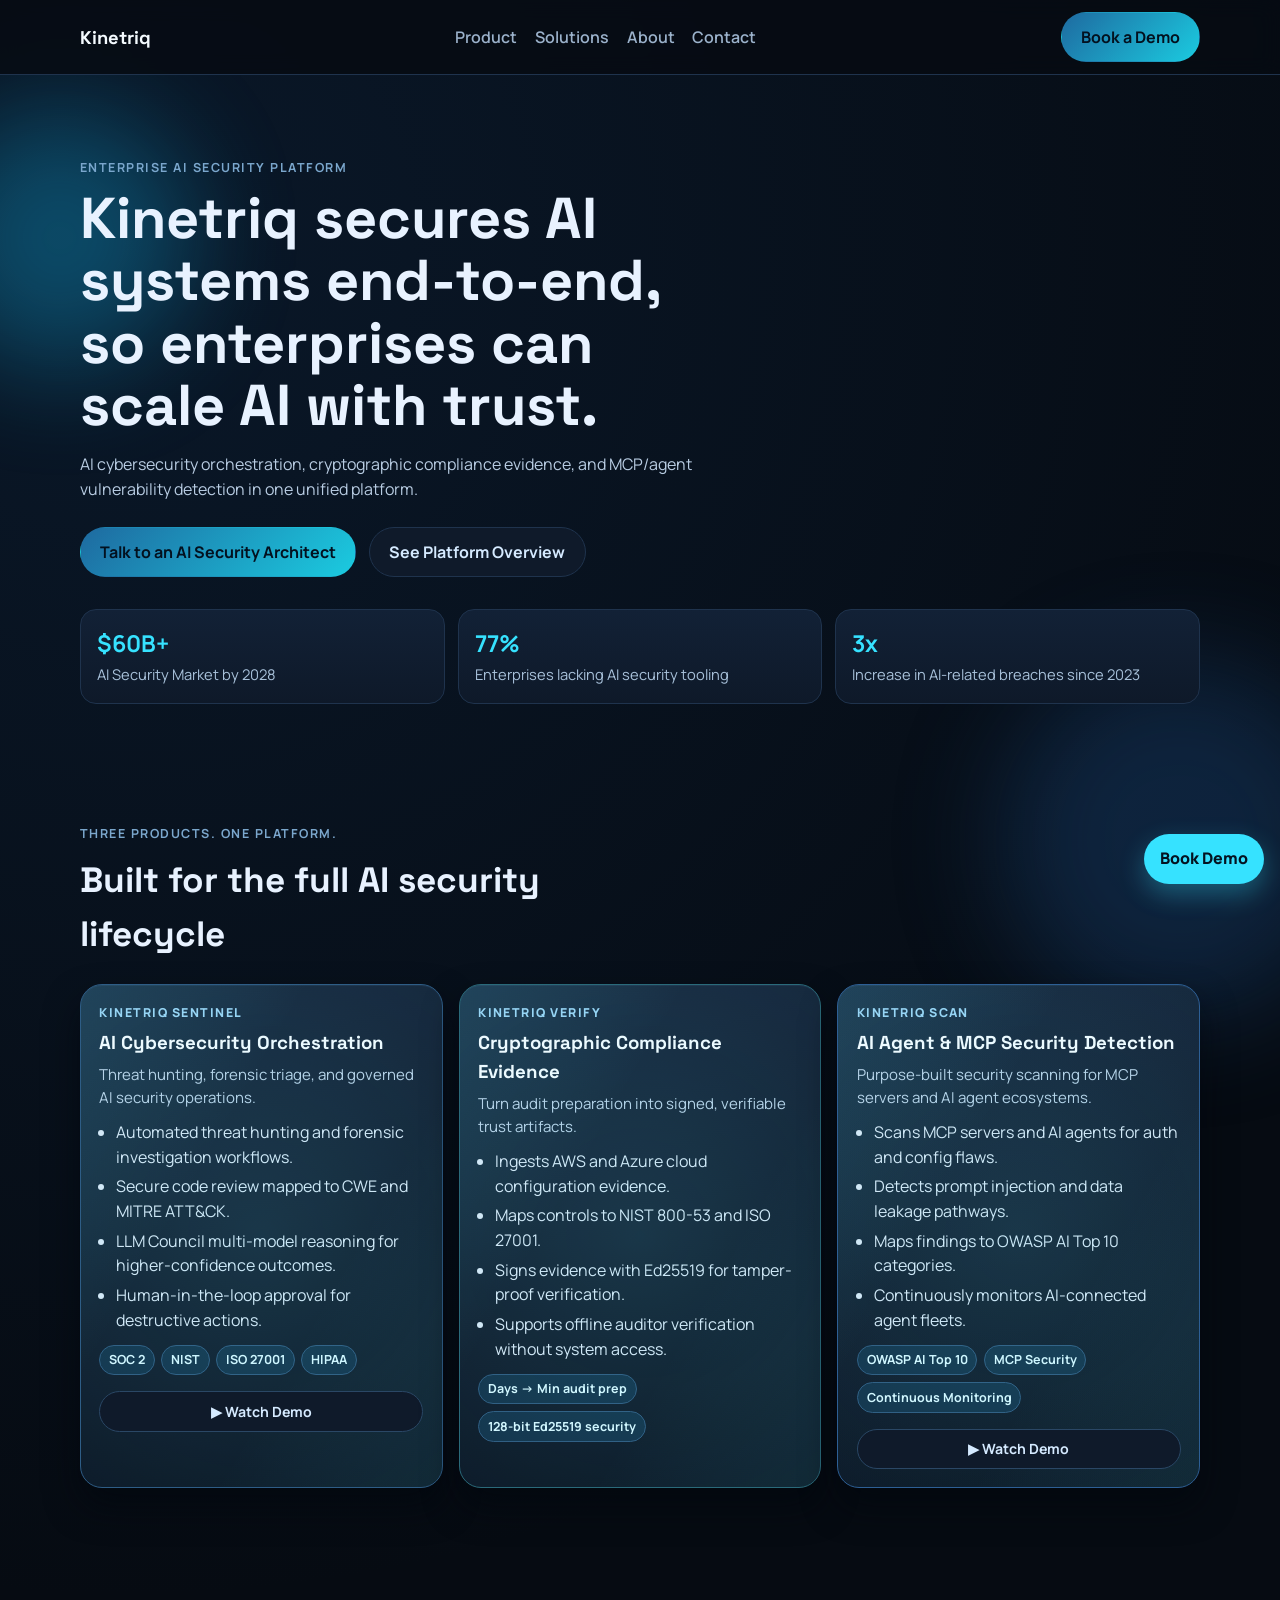
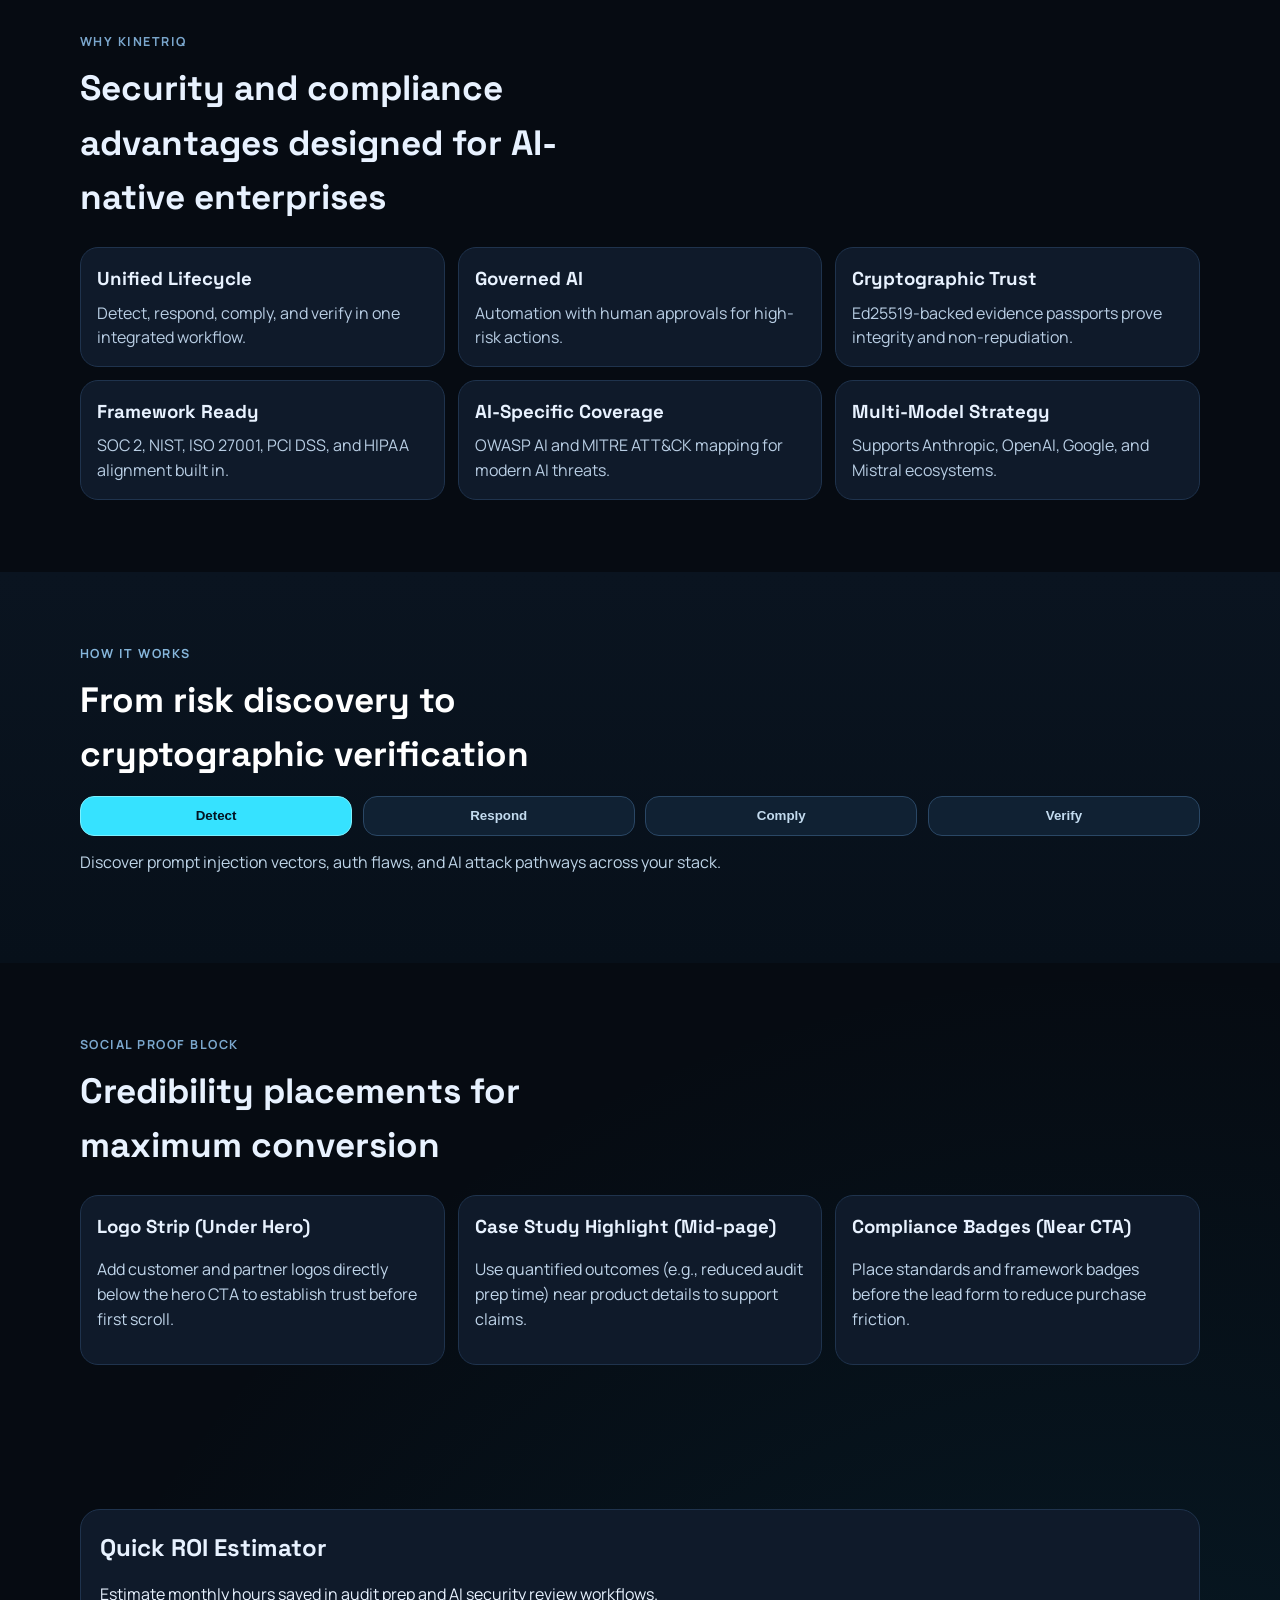
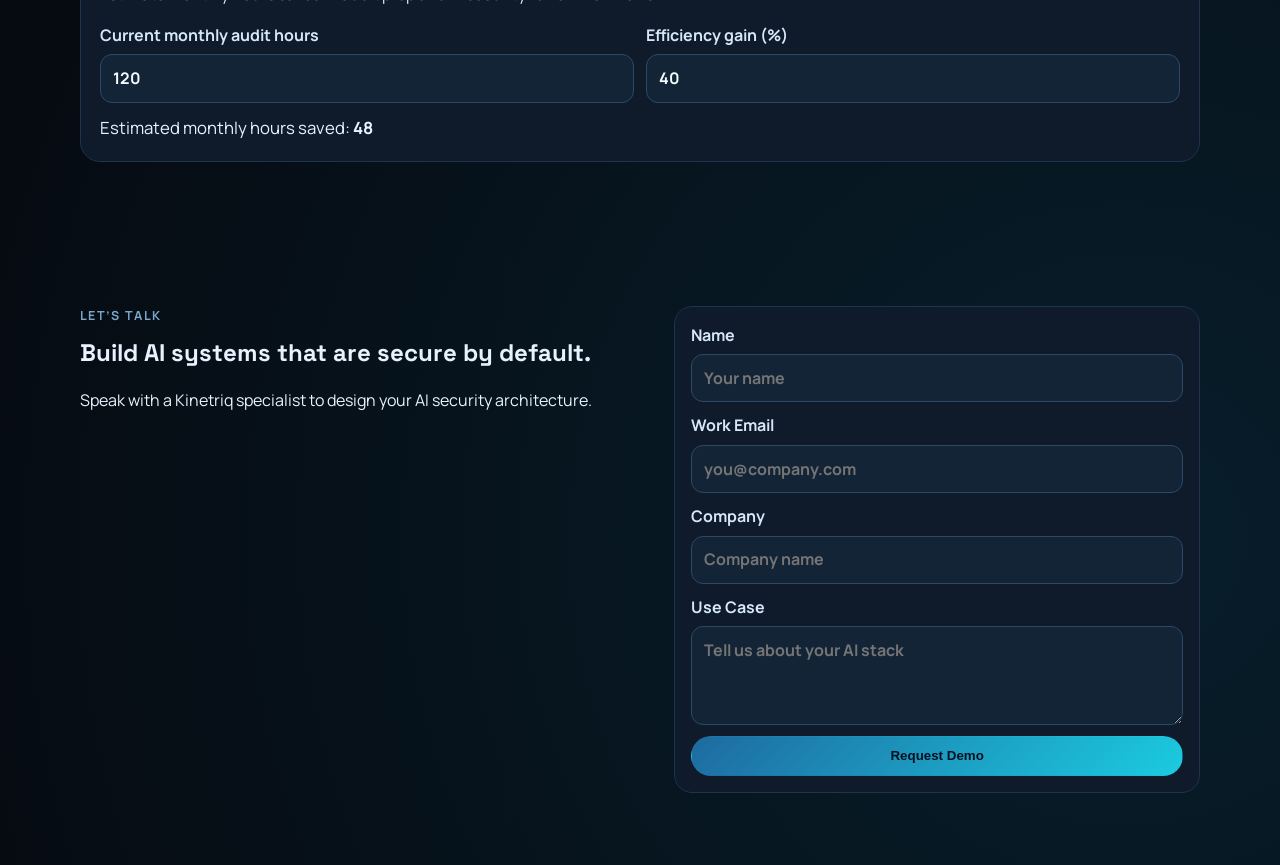
<file: index.html>
<!doctype html>
<html lang="en">
  <head>
    <meta charset="UTF-8" />
    <meta name="viewport" content="width=device-width, initial-scale=1.0" />
    <title>Kinetriq | Securing the AI-Powered Future</title>
    <meta
      name="description"
      content="Kinetriq secures AI systems end-to-end with cybersecurity orchestration, cryptographic compliance evidence, and MCP/agent vulnerability detection."
    />
    <link rel="preconnect" href="https://fonts.googleapis.com" />
    <link rel="preconnect" href="https://fonts.gstatic.com" crossorigin />
    <link
      href="https://fonts.googleapis.com/css2?family=Space+Grotesk:wght@400;500;700&family=Manrope:wght@400;500;700;800&display=swap"
      rel="stylesheet"
    />
    <link rel="stylesheet" href="styles.css" />
  </head>
  <body>
    <div class="bg-orb orb-1" aria-hidden="true"></div>
    <div class="bg-orb orb-2" aria-hidden="true"></div>

    <header class="site-header">
      <nav class="container nav">
        <a class="logo" href="#home">Kinetriq</a>
        <ul class="nav-links">
          <li><a href="#product">Product</a></li>
          <li><a href="#solutions">Solutions</a></li>
          <li><a href="#about">About</a></li>
          <li><a href="#contact">Contact</a></li>
        </ul>
        <a class="btn btn-primary" href="#contact">Book a Demo</a>
      </nav>
    </header>

    <main id="home">
      <section class="hero container">
        <p class="eyebrow">Enterprise AI Security Platform</p>
        <h1>Kinetriq secures AI systems end-to-end, so enterprises can scale AI with trust.</h1>
        <p class="hero-copy">
          AI cybersecurity orchestration, cryptographic compliance evidence, and MCP/agent vulnerability detection in one unified platform.
        </p>
        <div class="hero-actions">
          <a class="btn btn-primary" href="#contact">Talk to an AI Security Architect</a>
          <a class="btn btn-ghost" href="#product">See Platform Overview</a>
        </div>
        <div class="hero-stats">
          <article><strong>$60B+</strong><span>AI Security Market by 2028</span></article>
          <article><strong>77%</strong><span>Enterprises lacking AI security tooling</span></article>
          <article><strong>3x</strong><span>Increase in AI-related breaches since 2023</span></article>
        </div>
      </section>

      <section id="product" class="section container">
        <div class="section-heading">
          <p class="eyebrow">Three Products. One Platform.</p>
          <h2>Built for the full AI security lifecycle</h2>
        </div>
        <div class="product-grid" aria-label="Kinetriq product listings">
          <article class="product-tile sentinel">
            <p class="tile-kicker">Kinetriq Sentinel</p>
            <h3>AI Cybersecurity Orchestration</h3>
            <p class="tile-sub">Threat hunting, forensic triage, and governed AI security operations.</p>
            <ul>
              <li>Automated threat hunting and forensic investigation workflows.</li>
              <li>Secure code review mapped to CWE and MITRE ATT&CK.</li>
              <li>LLM Council multi-model reasoning for higher-confidence outcomes.</li>
              <li>Human-in-the-loop approval for destructive actions.</li>
            </ul>
            <div class="tile-tags">
              <span>SOC 2</span><span>NIST</span><span>ISO 27001</span><span>HIPAA</span>
            </div>
            <button class="demo-trigger" data-demo="sentinel" aria-label="Watch Kinetriq Sentinel demo">
              ▶ Watch Demo
            </button>
          </article>
          <article class="product-tile verify">
            <p class="tile-kicker">Kinetriq Verify</p>
            <h3>Cryptographic Compliance Evidence</h3>
            <p class="tile-sub">Turn audit preparation into signed, verifiable trust artifacts.</p>
            <ul>
              <li>Ingests AWS and Azure cloud configuration evidence.</li>
              <li>Maps controls to NIST 800-53 and ISO 27001.</li>
              <li>Signs evidence with Ed25519 for tamper-proof verification.</li>
              <li>Supports offline auditor verification without system access.</li>
            </ul>
            <div class="tile-metrics">
              <span><strong>Days → Min</strong> audit prep</span>
              <span><strong>128-bit</strong> Ed25519 security</span>
            </div>
          </article>
          <article class="product-tile scan">
            <p class="tile-kicker">Kinetriq Scan</p>
            <h3>AI Agent & MCP Security Detection</h3>
            <p class="tile-sub">Purpose-built security scanning for MCP servers and AI agent ecosystems.</p>
            <ul>
              <li>Scans MCP servers and AI agents for auth and config flaws.</li>
              <li>Detects prompt injection and data leakage pathways.</li>
              <li>Maps findings to OWASP AI Top 10 categories.</li>
              <li>Continuously monitors AI-connected agent fleets.</li>
            </ul>
            <div class="tile-tags">
              <span>OWASP AI Top 10</span><span>MCP Security</span><span>Continuous Monitoring</span>
            </div>
            <button class="demo-trigger" data-demo="scan" aria-label="Watch Kinetriq Scan demo">
              ▶ Watch Demo
            </button>
          </article>
        </div>
      </section>

      <section id="solutions" class="section container">
        <div class="section-heading">
          <p class="eyebrow">Why Kinetriq</p>
          <h2>Security and compliance advantages designed for AI-native enterprises</h2>
        </div>
        <div class="benefits-grid">
          <article class="card"><h3>Unified Lifecycle</h3><p>Detect, respond, comply, and verify in one integrated workflow.</p></article>
          <article class="card"><h3>Governed AI</h3><p>Automation with human approvals for high-risk actions.</p></article>
          <article class="card"><h3>Cryptographic Trust</h3><p>Ed25519-backed evidence passports prove integrity and non-repudiation.</p></article>
          <article class="card"><h3>Framework Ready</h3><p>SOC 2, NIST, ISO 27001, PCI DSS, and HIPAA alignment built in.</p></article>
          <article class="card"><h3>AI-Specific Coverage</h3><p>OWASP AI and MITRE ATT&CK mapping for modern AI threats.</p></article>
          <article class="card"><h3>Multi-Model Strategy</h3><p>Supports Anthropic, OpenAI, Google, and Mistral ecosystems.</p></article>
        </div>
      </section>

      <section class="section section-dark">
        <div class="container">
          <div class="section-heading compact">
            <p class="eyebrow">How It Works</p>
            <h2>From risk discovery to cryptographic verification</h2>
          </div>
          <div class="stepper" id="stepper">
            <button class="step is-active" data-step="0">Detect</button>
            <button class="step" data-step="1">Respond</button>
            <button class="step" data-step="2">Comply</button>
            <button class="step" data-step="3">Verify</button>
          </div>
          <p id="step-text" class="step-text">
            Discover prompt injection vectors, auth flaws, and AI attack pathways across your stack.
          </p>
        </div>
      </section>

      <section id="about" class="section container">
        <div class="section-heading">
          <p class="eyebrow">Social Proof Block</p>
          <h2>Credibility placements for maximum conversion</h2>
        </div>
        <div class="proof-layout">
          <article class="proof-card">
            <h3>Logo Strip (Under Hero)</h3>
            <p>Add customer and partner logos directly below the hero CTA to establish trust before first scroll.</p>
          </article>
          <article class="proof-card">
            <h3>Case Study Highlight (Mid-page)</h3>
            <p>Use quantified outcomes (e.g., reduced audit prep time) near product details to support claims.</p>
          </article>
          <article class="proof-card">
            <h3>Compliance Badges (Near CTA)</h3>
            <p>Place standards and framework badges before the lead form to reduce purchase friction.</p>
          </article>
        </div>
      </section>

      <section class="section container">
        <div class="roi-card">
          <h2>Quick ROI Estimator</h2>
          <p>Estimate monthly hours saved in audit prep and AI security review workflows.</p>
          <div class="roi-inputs">
            <label>Current monthly audit hours <input id="hours" type="number" value="120" min="0" /></label>
            <label>Efficiency gain (%) <input id="gain" type="number" value="40" min="0" max="100" /></label>
          </div>
          <p class="roi-result">Estimated monthly hours saved: <strong id="roi-result">48</strong></p>
        </div>
      </section>

      <section id="contact" class="section container contact">
        <div>
          <p class="eyebrow">Let’s Talk</p>
          <h2>Build AI systems that are secure by default.</h2>
          <p>Speak with a Kinetriq specialist to design your AI security architecture.</p>
        </div>
        <form class="lead-form" onsubmit="event.preventDefault(); alert('Thanks! We will contact you shortly.');">
          <label>Name <input required type="text" placeholder="Your name" /></label>
          <label>Work Email <input required type="email" placeholder="you@company.com" /></label>
          <label>Company <input required type="text" placeholder="Company name" /></label>
          <label>Use Case <textarea rows="3" placeholder="Tell us about your AI stack"></textarea></label>
          <button class="btn btn-primary" type="submit">Request Demo</button>
        </form>
      </section>
    </main>

    <a class="sticky-cta" href="#contact">Book Demo</a>

    <div class="demo-modal" id="demo-modal" role="dialog" aria-modal="true" aria-label="Product demo" hidden>
      <div class="demo-modal-inner">
        <button class="demo-close" id="demo-close" aria-label="Close demo">✕</button>
        <iframe id="demo-frame" src="" allowfullscreen allow="autoplay"></iframe>
      </div>
    </div>

    <script src="script.js"></script>
  </body>
</html>
</file>
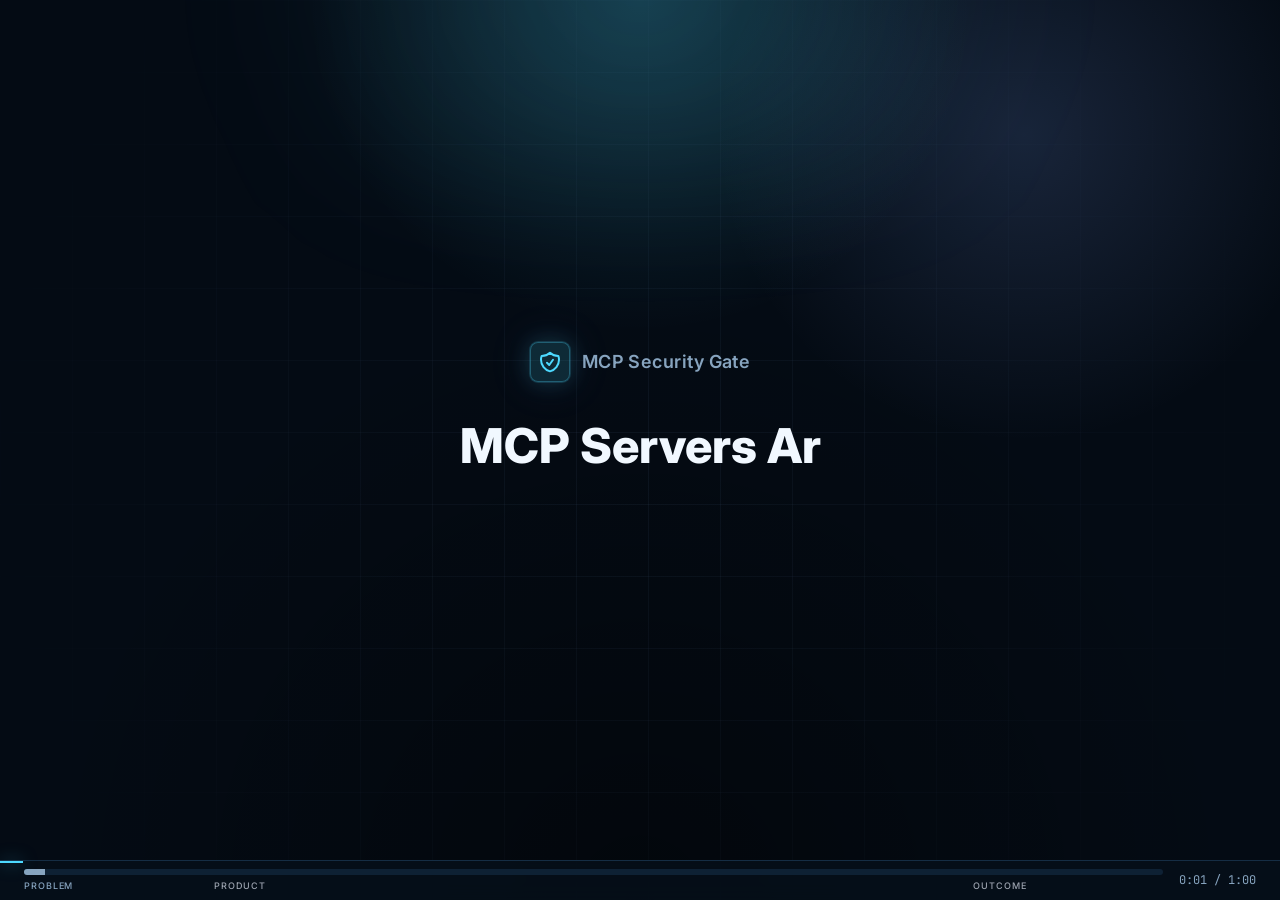
<file: demos/scan/index.html>
<!DOCTYPE html>
<html lang="en">
  <head>
    <meta charset="UTF-8" />
    <meta name="viewport" content="width=device-width, initial-scale=1.0" />
    <title>MCP Security Gate — Demo</title>
    <link rel="preconnect" href="https://fonts.googleapis.com" />
    <link rel="preconnect" href="https://fonts.gstatic.com" crossorigin />
    <link
      href="https://fonts.googleapis.com/css2?family=Inter:wght@400;500;600;700;800&family=JetBrains+Mono:wght@400;500&display=swap"
      rel="stylesheet"
    />
    <script type="module" crossorigin src="./assets/index-BIfTUL1u.js"></script>
    <link rel="stylesheet" crossorigin href="./assets/index-C85nPlH9.css">
  </head>
  <body>
    <div id="root"></div>
  </body>
</html>
</file>
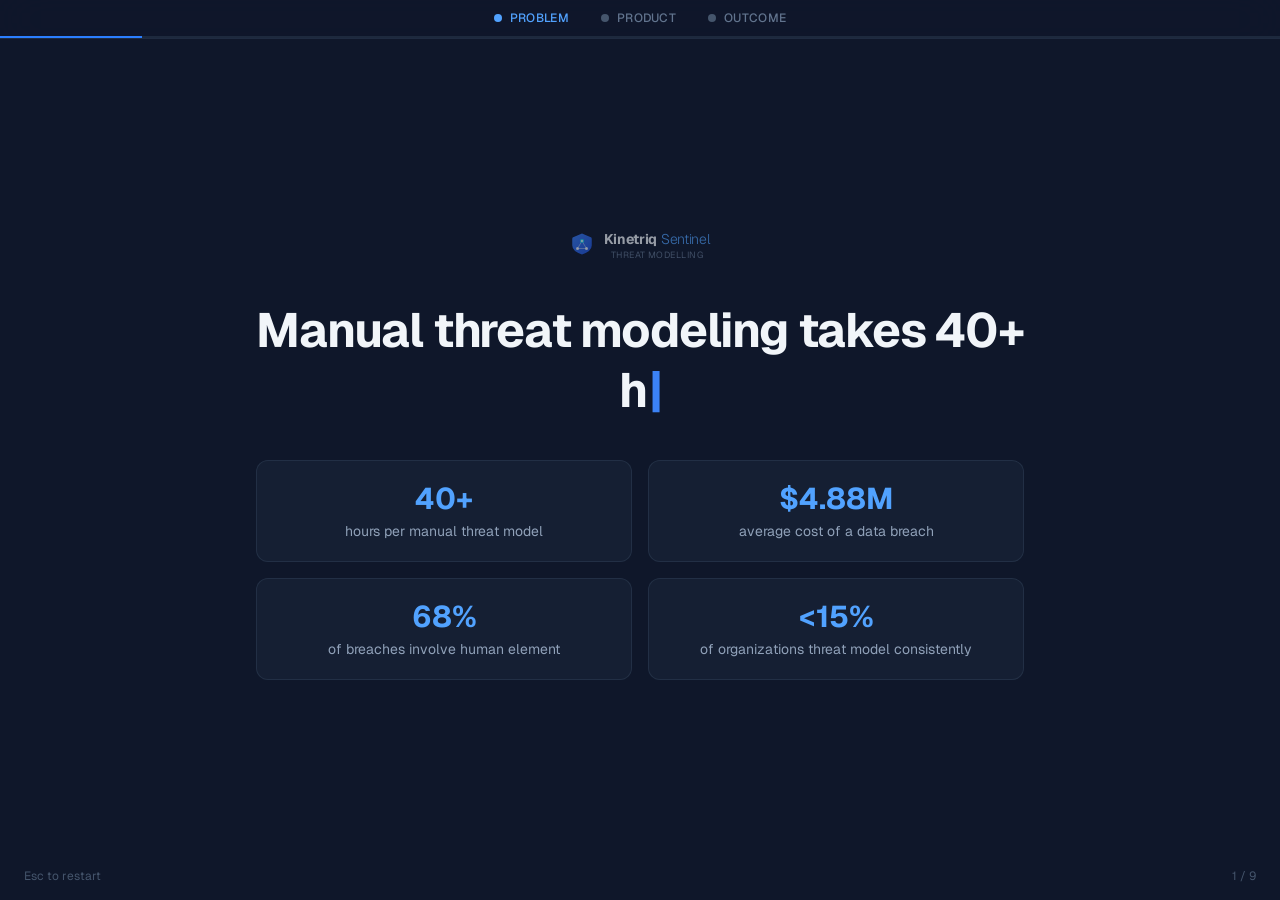
<file: demos/sentinel/index.html>
<!DOCTYPE html>
<html lang="en" class="dark">
  <head>
    <meta charset="UTF-8" />
    <meta name="viewport" content="width=device-width, initial-scale=1.0" />
    <title>Kinetriq Sentinel — AI-Powered Threat Modeling</title>
    <link rel="preconnect" href="https://fonts.googleapis.com" />
    <link rel="preconnect" href="https://fonts.gstatic.com" crossorigin />
    <link
      href="https://fonts.googleapis.com/css2?family=Geist:wght@300;400;500;600;700&family=Geist+Mono:wght@400;500&display=swap"
      rel="stylesheet"
    />
    <script type="module" crossorigin src="./assets/index-OEfLBYoz.js"></script>
    <link rel="stylesheet" crossorigin href="./assets/index-CtaAtfZz.css">
  </head>
  <body>
    <div id="root"></div>
  </body>
</html>
</file>
<file: styles.css>
:root {
  --bg: #060b12;
  --surface: #0d1622;
  --surface-2: #101d2c;
  --text: #e8f2ff;
  --muted: #9bb2cb;
  --primary: #11243a;
  --primary-2: #0b1726;
  --accent: #36e2ff;
  --accent-2: #8cf6ff;
  --border: #1f334d;
  --max: 1120px;
}

* { box-sizing: border-box; }
html, body { margin: 0; padding: 0; }
body {
  font-family: Manrope, sans-serif;
  color: var(--text);
  background:
    radial-gradient(circle at 10% 6%, #11315655 0%, transparent 34%),
    radial-gradient(circle at 88% 92%, #0b6c8f33 0%, transparent 30%),
    var(--bg);
  line-height: 1.55;
}

.container { width: min(100% - 2rem, var(--max)); margin: 0 auto; }
.section { padding: 4.5rem 0; }

.site-header {
  position: sticky; top: 0; z-index: 40;
  backdrop-filter: blur(10px);
  background: color-mix(in srgb, #060b12 84%, transparent);
  border-bottom: 1px solid var(--border);
}
.nav { display: flex; align-items: center; justify-content: space-between; min-height: 74px; gap: 1rem; }
.logo { font: 700 1.15rem "Space Grotesk", sans-serif; color: #f4fbff; text-decoration: none; }
.nav-links { display: flex; gap: 1.1rem; list-style: none; margin: 0; padding: 0; }
.nav-links a { text-decoration: none; color: var(--muted); font-weight: 600; }
.nav-links a:hover { color: var(--accent-2); }

.btn {
  display: inline-flex; align-items: center; justify-content: center;
  border-radius: 999px; padding: 0.72rem 1.2rem; text-decoration: none;
  font-weight: 700; border: 1px solid transparent; transition: 180ms ease;
}
.btn-primary {
  background: linear-gradient(135deg, #1e6aa0, #1bcbe0);
  color: #03111f;
}
.btn-primary:hover { transform: translateY(-1px); box-shadow: 0 12px 28px #0db5df55; }
.btn-ghost { color: #d5eaff; border-color: var(--border); background: #0f1a2a; }

.hero { padding: 5.2rem 0 3rem; }
.eyebrow { letter-spacing: 0.12em; text-transform: uppercase; font-size: 0.78rem; color: #7ba7cd; font-weight: 700; margin: 0 0 0.6rem; }
h1, h2, h3 { margin: 0; font-family: "Space Grotesk", sans-serif; }
h1 { font-size: clamp(2rem, 5vw, 3.6rem); max-width: 17ch; line-height: 1.08; }
.hero-copy { max-width: 62ch; color: #b8cce2; margin: 1rem 0 1.6rem; }
.hero-actions { display: flex; flex-wrap: wrap; gap: 0.8rem; }
.hero-stats {
  margin-top: 2rem; display: grid; grid-template-columns: repeat(3, minmax(0, 1fr));
  gap: 0.8rem;
}
.hero-stats article {
  border: 1px solid var(--border);
  background: linear-gradient(180deg, #122136 0%, #0e1929 100%);
  border-radius: 16px;
  padding: 1rem;
}
.hero-stats strong { display: block; font-size: 1.45rem; color: var(--accent); }
.hero-stats span { color: #a8c1da; font-size: 0.92rem; }

.section-heading { margin-bottom: 1.4rem; }
.section-heading h2 { font-size: clamp(1.4rem, 3vw, 2.2rem); max-width: 25ch; }

.product-grid {
  display: grid;
  grid-template-columns: repeat(3, minmax(0, 1fr));
  gap: 1rem;
  perspective: 1200px;
}
.product-tile {
  border: 1px solid var(--border);
  border-radius: 22px;
  position: relative;
  overflow: hidden;
  padding: 1.15rem;
  transform-style: preserve-3d;
  transform: translateZ(0) rotateX(0deg) rotateY(0deg);
  background: linear-gradient(165deg, #182b42 0%, #101d2e 55%, #0b1724 100%);
  box-shadow:
    0 18px 34px #02060d99,
    inset 0 1px 0 #5f83a81f;
  transition: transform 260ms ease, box-shadow 260ms ease, border-color 260ms ease;
}
.product-tile::before {
  content: "";
  position: absolute;
  inset: 0;
  background: linear-gradient(120deg, #59e9ff1f, transparent 35%, transparent 65%, #59e9ff14);
  pointer-events: none;
}
.product-tile::after {
  content: "";
  position: absolute;
  inset: -45%;
  background: radial-gradient(circle, #59e9ff1f 0%, transparent 60%);
  transform: translateZ(30px);
  pointer-events: none;
}
.product-tile:hover {
  transform: translateY(-8px) rotateX(4deg) rotateY(-5deg);
  box-shadow:
    0 28px 48px #010409cc,
    0 0 0 1px #3ea9c766,
    0 0 24px #38e0ff2e;
  border-color: #3f8eb4;
}
.product-tile.sentinel { border-color: #2e5d86; }
.product-tile.verify { border-color: #2a6a7a; }
.product-tile.scan { border-color: #2d5f95; }
.tile-kicker {
  margin: 0 0 0.35rem;
  font-size: 0.77rem;
  letter-spacing: 0.12em;
  text-transform: uppercase;
  color: #99d5f5;
  font-weight: 800;
  transform: translateZ(18px);
}
.product-tile h3 { margin-bottom: 0.35rem; color: #f3fbff; transform: translateZ(22px); }
.tile-sub {
  margin: 0 0 0.65rem;
  color: #bad2e7;
  font-size: 0.94rem;
  transform: translateZ(14px);
}
.product-tile ul { margin: 0; padding-left: 1.05rem; transform: translateZ(10px); }
.product-tile li { margin-bottom: 0.3rem; color: #d9e8f6; }
.tile-tags, .tile-metrics {
  margin-top: 0.75rem;
  display: flex;
  flex-wrap: wrap;
  gap: 0.4rem;
  transform: translateZ(20px);
}
.tile-tags span, .tile-metrics span {
  font-size: 0.78rem;
  font-weight: 700;
  color: #d8f8ff;
  background: #12324a;
  border: 1px solid #2f5a7f;
  border-radius: 999px;
  padding: 0.3rem 0.55rem;
}

.benefits-grid {
  display: grid; grid-template-columns: repeat(3, minmax(0, 1fr));
  gap: 0.8rem;
}
.card {
  border: 1px solid var(--border); background: #0f1a2a; border-radius: 18px; padding: 1rem;
  transition: transform 180ms ease, box-shadow 180ms ease;
}
.card:hover { transform: translateY(-4px); box-shadow: 0 16px 28px #00000066; }
.card p { margin: 0.45rem 0 0; color: #b9cee4; }

.section-dark {
  background: linear-gradient(180deg, #0a1420, #07101a);
  color: #e6f2ff;
}
.section-dark .eyebrow { color: #86b6db; }
.section-dark h2 { color: #fff; }
.section-heading.compact { margin-bottom: 0.9rem; }
.stepper { display: grid; grid-template-columns: repeat(4, minmax(0, 1fr)); gap: 0.65rem; }
.step {
  border: 1px solid #2a4765; background: #102133; color: #c3dbef; cursor: pointer;
  border-radius: 14px; padding: 0.7rem 0.8rem; font-weight: 700;
}
.step.is-active { border-color: #7cf1ff; color: #041321; background: var(--accent); }
.step-text { margin-top: 0.9rem; color: #bfd5e8; max-width: 65ch; }

.proof-layout {
  display: grid; grid-template-columns: repeat(3, minmax(0, 1fr)); gap: 0.8rem;
}
.proof-card {
  border: 1px solid var(--border); background: #0f1a2a; border-radius: 18px; padding: 1rem;
}
.proof-card p { color: #c0d5ea; }

.roi-card {
  border: 1px solid var(--border); background: #0f1a2a; border-radius: 20px; padding: 1.2rem;
}
.roi-inputs { display: grid; grid-template-columns: repeat(2, minmax(0, 1fr)); gap: 0.7rem; margin: 0.8rem 0; }
label { display: grid; gap: 0.4rem; font-weight: 700; color: #d6e7f7; }
input, textarea {
  width: 100%; border: 1px solid #2b4a68; border-radius: 12px; padding: 0.68rem 0.75rem;
  background: #132437; color: #f4fbff;
  font: inherit;
}
.roi-result { margin: 0; font-size: 1.05rem; }

.contact {
  display: grid; grid-template-columns: 1.1fr 1fr; gap: 1rem; align-items: start;
}
.lead-form {
  border: 1px solid var(--border); border-radius: 18px; padding: 1rem; background: #0f1a2a;
  display: grid; gap: 0.7rem;
}

/* ── Demo trigger button inside product tiles ── */
.demo-trigger {
  margin-top: 1rem;
  width: 100%;
  display: inline-flex;
  align-items: center;
  justify-content: center;
  gap: 0.4rem;
  border-radius: 999px;
  padding: 0.6rem 1rem;
  font: 700 0.88rem Manrope, sans-serif;
  color: #d5eaff;
  border: 1px solid #2a4765;
  background: #0f1a2a;
  cursor: pointer;
  transition: border-color 180ms ease, background 180ms ease, transform 180ms ease;
  position: relative;
  z-index: 1;
}
.demo-trigger:hover {
  border-color: var(--accent);
  background: #122236;
  transform: translateY(-1px);
}

/* ── Modal backdrop ── */
.demo-modal {
  position: fixed;
  inset: 0;
  z-index: 200;
  background: rgba(4, 10, 18, 0.88);
  backdrop-filter: blur(6px);
  display: flex;
  align-items: center;
  justify-content: center;
  opacity: 0;
  transition: opacity 220ms ease;
}
.demo-modal:not([hidden]) { opacity: 1; }
.demo-modal[hidden] { display: none; }

/* ── Modal content box ── */
.demo-modal-inner {
  position: relative;
  width: min(92vw, 1100px);
  aspect-ratio: 16 / 9;
  border-radius: 16px;
  overflow: hidden;
  box-shadow: 0 32px 80px #000c, 0 0 0 1px #2a4a6a;
  background: #060b12;
}
.demo-modal-inner iframe {
  width: 100%;
  height: 100%;
  border: none;
  display: block;
}

/* ── Modal close button ── */
.demo-close {
  position: absolute;
  top: 0.75rem;
  right: 0.75rem;
  z-index: 10;
  background: rgba(10, 20, 35, 0.85);
  border: 1px solid #2a4765;
  color: #d5eaff;
  border-radius: 50%;
  width: 2rem;
  height: 2rem;
  font-size: 1rem;
  cursor: pointer;
  line-height: 1;
  display: flex;
  align-items: center;
  justify-content: center;
  transition: background 150ms ease, border-color 150ms ease;
}
.demo-close:hover {
  background: #1a2f48;
  border-color: var(--accent);
}

.sticky-cta {
  position: fixed; bottom: 1rem; right: 1rem; text-decoration: none;
  background: var(--accent); color: #041321; font-weight: 800;
  padding: 0.8rem 1rem; border-radius: 999px;
  box-shadow: 0 10px 26px #36e2ff4f;
}

.bg-orb {
  position: fixed; z-index: -1; border-radius: 50%; filter: blur(55px); opacity: 0.35;
}
.orb-1 { width: 260px; height: 260px; background: #12a9dd; top: 12%; left: -70px; }
.orb-2 { width: 360px; height: 360px; background: #1d4f88; bottom: -120px; right: -80px; }

@keyframes fadeUp {
  from { opacity: 0; transform: translateY(8px); }
  to { opacity: 1; transform: translateY(0); }
}

@media (max-width: 900px) {
  .hero-stats, .product-grid, .benefits-grid, .proof-layout, .contact, .stepper, .roi-inputs {
    grid-template-columns: 1fr;
  }
  .product-tile:hover { transform: translateY(-6px) rotateX(2deg) rotateY(-2deg); }
  .nav-links { display: none; }
}
</file>
<file: demos/scan/assets/index-C85nPlH9.css>
*,:before,:after{--tw-border-spacing-x: 0;--tw-border-spacing-y: 0;--tw-translate-x: 0;--tw-translate-y: 0;--tw-rotate: 0;--tw-skew-x: 0;--tw-skew-y: 0;--tw-scale-x: 1;--tw-scale-y: 1;--tw-pan-x: ;--tw-pan-y: ;--tw-pinch-zoom: ;--tw-scroll-snap-strictness: proximity;--tw-gradient-from-position: ;--tw-gradient-via-position: ;--tw-gradient-to-position: ;--tw-ordinal: ;--tw-slashed-zero: ;--tw-numeric-figure: ;--tw-numeric-spacing: ;--tw-numeric-fraction: ;--tw-ring-inset: ;--tw-ring-offset-width: 0px;--tw-ring-offset-color: #fff;--tw-ring-color: rgb(59 130 246 / .5);--tw-ring-offset-shadow: 0 0 #0000;--tw-ring-shadow: 0 0 #0000;--tw-shadow: 0 0 #0000;--tw-shadow-colored: 0 0 #0000;--tw-blur: ;--tw-brightness: ;--tw-contrast: ;--tw-grayscale: ;--tw-hue-rotate: ;--tw-invert: ;--tw-saturate: ;--tw-sepia: ;--tw-drop-shadow: ;--tw-backdrop-blur: ;--tw-backdrop-brightness: ;--tw-backdrop-contrast: ;--tw-backdrop-grayscale: ;--tw-backdrop-hue-rotate: ;--tw-backdrop-invert: ;--tw-backdrop-opacity: ;--tw-backdrop-saturate: ;--tw-backdrop-sepia: ;--tw-contain-size: ;--tw-contain-layout: ;--tw-contain-paint: ;--tw-contain-style: }::backdrop{--tw-border-spacing-x: 0;--tw-border-spacing-y: 0;--tw-translate-x: 0;--tw-translate-y: 0;--tw-rotate: 0;--tw-skew-x: 0;--tw-skew-y: 0;--tw-scale-x: 1;--tw-scale-y: 1;--tw-pan-x: ;--tw-pan-y: ;--tw-pinch-zoom: ;--tw-scroll-snap-strictness: proximity;--tw-gradient-from-position: ;--tw-gradient-via-position: ;--tw-gradient-to-position: ;--tw-ordinal: ;--tw-slashed-zero: ;--tw-numeric-figure: ;--tw-numeric-spacing: ;--tw-numeric-fraction: ;--tw-ring-inset: ;--tw-ring-offset-width: 0px;--tw-ring-offset-color: #fff;--tw-ring-color: rgb(59 130 246 / .5);--tw-ring-offset-shadow: 0 0 #0000;--tw-ring-shadow: 0 0 #0000;--tw-shadow: 0 0 #0000;--tw-shadow-colored: 0 0 #0000;--tw-blur: ;--tw-brightness: ;--tw-contrast: ;--tw-grayscale: ;--tw-hue-rotate: ;--tw-invert: ;--tw-saturate: ;--tw-sepia: ;--tw-drop-shadow: ;--tw-backdrop-blur: ;--tw-backdrop-brightness: ;--tw-backdrop-contrast: ;--tw-backdrop-grayscale: ;--tw-backdrop-hue-rotate: ;--tw-backdrop-invert: ;--tw-backdrop-opacity: ;--tw-backdrop-saturate: ;--tw-backdrop-sepia: ;--tw-contain-size: ;--tw-contain-layout: ;--tw-contain-paint: ;--tw-contain-style: }*,:before,:after{box-sizing:border-box;border-width:0;border-style:solid;border-color:#e5e7eb}:before,:after{--tw-content: ""}html,:host{line-height:1.5;-webkit-text-size-adjust:100%;-moz-tab-size:4;-o-tab-size:4;tab-size:4;font-family:Inter,system-ui,sans-serif;font-feature-settings:normal;font-variation-settings:normal;-webkit-tap-highlight-color:transparent}body{margin:0;line-height:inherit}hr{height:0;color:inherit;border-top-width:1px}abbr:where([title]){-webkit-text-decoration:underline dotted;text-decoration:underline dotted}h1,h2,h3,h4,h5,h6{font-size:inherit;font-weight:inherit}a{color:inherit;text-decoration:inherit}b,strong{font-weight:bolder}code,kbd,samp,pre{font-family:JetBrains Mono,Menlo,monospace;font-feature-settings:normal;font-variation-settings:normal;font-size:1em}small{font-size:80%}sub,sup{font-size:75%;line-height:0;position:relative;vertical-align:baseline}sub{bottom:-.25em}sup{top:-.5em}table{text-indent:0;border-color:inherit;border-collapse:collapse}button,input,optgroup,select,textarea{font-family:inherit;font-feature-settings:inherit;font-variation-settings:inherit;font-size:100%;font-weight:inherit;line-height:inherit;letter-spacing:inherit;color:inherit;margin:0;padding:0}button,select{text-transform:none}button,input:where([type=button]),input:where([type=reset]),input:where([type=submit]){-webkit-appearance:button;background-color:transparent;background-image:none}:-moz-focusring{outline:auto}:-moz-ui-invalid{box-shadow:none}progress{vertical-align:baseline}::-webkit-inner-spin-button,::-webkit-outer-spin-button{height:auto}[type=search]{-webkit-appearance:textfield;outline-offset:-2px}::-webkit-search-decoration{-webkit-appearance:none}::-webkit-file-upload-button{-webkit-appearance:button;font:inherit}summary{display:list-item}blockquote,dl,dd,h1,h2,h3,h4,h5,h6,hr,figure,p,pre{margin:0}fieldset{margin:0;padding:0}legend{padding:0}ol,ul,menu{list-style:none;margin:0;padding:0}dialog{padding:0}textarea{resize:vertical}input::-moz-placeholder,textarea::-moz-placeholder{opacity:1;color:#9ca3af}input::placeholder,textarea::placeholder{opacity:1;color:#9ca3af}button,[role=button]{cursor:pointer}:disabled{cursor:default}img,svg,video,canvas,audio,iframe,embed,object{display:block;vertical-align:middle}img,video{max-width:100%;height:auto}[hidden]:where(:not([hidden=until-found])){display:none}.\!visible{visibility:visible!important}.visible{visibility:visible}.invisible{visibility:hidden}.static{position:static}.fixed{position:fixed}.absolute{position:absolute}.relative{position:relative}.inset-0{top:0;right:0;bottom:0;left:0}.inset-x-0{left:0;right:0}.bottom-0{bottom:0}.bottom-10{bottom:2.5rem}.bottom-4{bottom:1rem}.left-0{left:0}.left-1\/2{left:50%}.left-5{left:1.25rem}.left-7{left:1.75rem}.right-0{right:0}.right-6{right:1.5rem}.right-8{right:2rem}.top-0{top:0}.top-4{top:1rem}.top-8{top:2rem}.top-\[-16rem\]{top:-16rem}.z-10{z-index:10}.z-30{z-index:30}.z-50{z-index:50}.mx-auto{margin-left:auto;margin-right:auto}.mb-1{margin-bottom:.25rem}.mb-1\.5{margin-bottom:.375rem}.mb-10{margin-bottom:2.5rem}.mb-12{margin-bottom:3rem}.mb-2{margin-bottom:.5rem}.mb-2\.5{margin-bottom:.625rem}.mb-3{margin-bottom:.75rem}.mb-4{margin-bottom:1rem}.mb-8{margin-bottom:2rem}.ml-4{margin-left:1rem}.ml-auto{margin-left:auto}.mr-2{margin-right:.5rem}.mr-4{margin-right:1rem}.mt-0\.5{margin-top:.125rem}.mt-1{margin-top:.25rem}.mt-1\.5{margin-top:.375rem}.mt-2{margin-top:.5rem}.mt-3{margin-top:.75rem}.block{display:block}.inline-block{display:inline-block}.flex{display:flex}.inline-flex{display:inline-flex}.grid{display:grid}.h-0\.5{height:.125rem}.h-1{height:.25rem}.h-1\.5{height:.375rem}.h-10{height:2.5rem}.h-12{height:3rem}.h-16{height:4rem}.h-2{height:.5rem}.h-24{height:6rem}.h-3{height:.75rem}.h-3\.5{height:.875rem}.h-4{height:1rem}.h-40{height:10rem}.h-5{height:1.25rem}.h-6{height:1.5rem}.h-8{height:2rem}.h-9{height:2.25rem}.h-\[28rem\]{height:28rem}.h-full{height:100%}.h-screen{height:100vh}.max-h-\[6\.75rem\]{max-height:6.75rem}.max-h-\[650px\]{max-height:650px}.max-h-\[calc\(100vh-8rem\)\]{max-height:calc(100vh - 8rem)}.max-h-full{max-height:100%}.min-h-0{min-height:0px}.w-10{width:2.5rem}.w-12{width:3rem}.w-16{width:4rem}.w-2{width:.5rem}.w-24{width:6rem}.w-3{width:.75rem}.w-3\.5{width:.875rem}.w-4{width:1rem}.w-40{width:10rem}.w-48{width:12rem}.w-5{width:1.25rem}.w-6{width:1.5rem}.w-8{width:2rem}.w-\[260px\]{width:260px}.w-\[280px\]{width:280px}.w-\[420px\]{width:420px}.w-\[480px\]{width:480px}.w-full{width:100%}.w-screen{width:100vw}.min-w-0{min-width:0px}.max-w-2xl{max-width:42rem}.max-w-3xl{max-width:48rem}.max-w-4xl{max-width:56rem}.max-w-5xl{max-width:64rem}.max-w-\[20rem\]{max-width:20rem}.max-w-\[52rem\]{max-width:52rem}.flex-1{flex:1 1 0%}.shrink-0{flex-shrink:0}.-translate-x-1\/2{--tw-translate-x: -50%;transform:translate(var(--tw-translate-x),var(--tw-translate-y)) rotate(var(--tw-rotate)) skew(var(--tw-skew-x)) skewY(var(--tw-skew-y)) scaleX(var(--tw-scale-x)) scaleY(var(--tw-scale-y))}.transform{transform:translate(var(--tw-translate-x),var(--tw-translate-y)) rotate(var(--tw-rotate)) skew(var(--tw-skew-x)) skewY(var(--tw-skew-y)) scaleX(var(--tw-scale-x)) scaleY(var(--tw-scale-y))}.cursor-default{cursor:default}.grid-cols-1{grid-template-columns:repeat(1,minmax(0,1fr))}.grid-cols-2{grid-template-columns:repeat(2,minmax(0,1fr))}.flex-col{flex-direction:column}.flex-wrap{flex-wrap:wrap}.items-start{align-items:flex-start}.items-center{align-items:center}.justify-center{justify-content:center}.justify-between{justify-content:space-between}.gap-2{gap:.5rem}.gap-3{gap:.75rem}.gap-4{gap:1rem}.gap-6{gap:1.5rem}.gap-x-6{-moz-column-gap:1.5rem;column-gap:1.5rem}.gap-y-1\.5{row-gap:.375rem}.space-y-1\.5>:not([hidden])~:not([hidden]){--tw-space-y-reverse: 0;margin-top:calc(.375rem * calc(1 - var(--tw-space-y-reverse)));margin-bottom:calc(.375rem * var(--tw-space-y-reverse))}.space-y-2>:not([hidden])~:not([hidden]){--tw-space-y-reverse: 0;margin-top:calc(.5rem * calc(1 - var(--tw-space-y-reverse)));margin-bottom:calc(.5rem * var(--tw-space-y-reverse))}.space-y-3>:not([hidden])~:not([hidden]){--tw-space-y-reverse: 0;margin-top:calc(.75rem * calc(1 - var(--tw-space-y-reverse)));margin-bottom:calc(.75rem * var(--tw-space-y-reverse))}.overflow-hidden{overflow:hidden}.overflow-y-auto{overflow-y:auto}.overflow-x-hidden{overflow-x:hidden}.truncate{overflow:hidden;text-overflow:ellipsis;white-space:nowrap}.whitespace-nowrap{white-space:nowrap}.rounded{border-radius:.25rem}.rounded-2xl{border-radius:1rem}.rounded-\[1\.35rem\]{border-radius:1.35rem}.rounded-\[2rem\]{border-radius:2rem}.rounded-full{border-radius:9999px}.rounded-lg{border-radius:.5rem}.rounded-xl{border-radius:.75rem}.border{border-width:1px}.border-b{border-bottom-width:1px}.border-r{border-right-width:1px}.border-t{border-top-width:1px}.border-brand-border\/70{border-color:#1d3b57b3}.border-brand-border\/80{border-color:#1d3b57cc}.border-brand-primary\/30{border-color:#4dd9ff4d}.border-brand-primary\/60{border-color:#4dd9ff99}.border-gray-600\/30{border-color:#4b55634d}.border-gray-600\/50{border-color:#4b556380}.border-gray-700\/30{border-color:#3741514d}.border-gray-700\/40{border-color:#37415166}.border-gray-700\/50{border-color:#37415180}.border-green-500\/30{border-color:#22c55e4d}.border-red-500\/30{border-color:#ef44444d}.bg-\[\#0d0d1a\]{--tw-bg-opacity: 1;background-color:rgb(13 13 26 / var(--tw-bg-opacity, 1))}.bg-\[\#1a1a2e\]{--tw-bg-opacity: 1;background-color:rgb(26 26 46 / var(--tw-bg-opacity, 1))}.bg-\[\#252536\]{--tw-bg-opacity: 1;background-color:rgb(37 37 54 / var(--tw-bg-opacity, 1))}.bg-\[\#28C840\]{--tw-bg-opacity: 1;background-color:rgb(40 200 64 / var(--tw-bg-opacity, 1))}.bg-\[\#2D2D3F\]{--tw-bg-opacity: 1;background-color:rgb(45 45 63 / var(--tw-bg-opacity, 1))}.bg-\[\#FEBC2E\]{--tw-bg-opacity: 1;background-color:rgb(254 188 46 / var(--tw-bg-opacity, 1))}.bg-\[\#FF5F57\]{--tw-bg-opacity: 1;background-color:rgb(255 95 87 / var(--tw-bg-opacity, 1))}.bg-\[rgba\(6\,16\,26\,0\.86\)\]{background-color:#06101adb}.bg-brand-bg{--tw-bg-opacity: 1;background-color:rgb(4 11 20 / var(--tw-bg-opacity, 1))}.bg-brand-primary{--tw-bg-opacity: 1;background-color:rgb(77 217 255 / var(--tw-bg-opacity, 1))}.bg-brand-primary\/10{background-color:#4dd9ff1a}.bg-brand-primary\/15{background-color:#4dd9ff26}.bg-brand-primary\/30{background-color:#4dd9ff4d}.bg-brand-primary\/40{background-color:#4dd9ff66}.bg-brand-success{--tw-bg-opacity: 1;background-color:rgb(16 185 129 / var(--tw-bg-opacity, 1))}.bg-brand-surface\/70{background-color:#0b1727b3}.bg-brand-surfaceAlt\/70{background-color:#11263db3}.bg-brand-surfaceAlt\/80{background-color:#11263dcc}.bg-gray-600\/30{background-color:#4b55634d}.bg-gray-700{--tw-bg-opacity: 1;background-color:rgb(55 65 81 / var(--tw-bg-opacity, 1))}.bg-green-500\/10{background-color:#22c55e1a}.bg-green-500\/20{background-color:#22c55e33}.bg-red-500\/10{background-color:#ef44441a}.bg-red-500\/20{background-color:#ef444433}.bg-vscode-activity{--tw-bg-opacity: 1;background-color:rgb(22 22 30 / var(--tw-bg-opacity, 1))}.bg-vscode-bg{--tw-bg-opacity: 1;background-color:rgb(30 30 46 / var(--tw-bg-opacity, 1))}.bg-vscode-highlight{--tw-bg-opacity: 1;background-color:rgb(38 79 120 / var(--tw-bg-opacity, 1))}.bg-vscode-sidebar{--tw-bg-opacity: 1;background-color:rgb(25 25 39 / var(--tw-bg-opacity, 1))}.bg-vscode-statusbar{--tw-bg-opacity: 1;background-color:rgb(0 122 204 / var(--tw-bg-opacity, 1))}.bg-vscode-titlebar{--tw-bg-opacity: 1;background-color:rgb(45 45 63 / var(--tw-bg-opacity, 1))}.bg-\[linear-gradient\(180deg\,rgba\(10\,22\,37\,0\.86\)\,rgba\(7\,16\,28\,0\.7\)\)\]{background-image:linear-gradient(180deg,#0a1625db,#07101cb3)}.bg-\[linear-gradient\(90deg\,rgba\(77\,217\,255\,0\.18\)\,rgba\(132\,169\,255\,0\.18\)\)\]{background-image:linear-gradient(90deg,#4dd9ff2e,#84a9ff2e)}.bg-\[radial-gradient\(circle\,rgba\(77\,217\,255\,0\.12\)\,transparent_60\%\)\]{background-image:radial-gradient(circle,rgba(77,217,255,.12),transparent 60%)}.bg-\[radial-gradient\(circle_at_top\,rgba\(77\,217\,255\,0\.18\)\,transparent_30\%\)\,radial-gradient\(circle_at_80\%_15\%\,rgba\(132\,169\,255\,0\.16\)\,transparent_24\%\)\,radial-gradient\(circle_at_bottom\,rgba\(0\,0\,0\,0\.42\)\,transparent_55\%\)\]{background-image:radial-gradient(circle at top,rgba(77,217,255,.18),transparent 30%),radial-gradient(circle at 80% 15%,rgba(132,169,255,.16),transparent 24%),radial-gradient(circle at bottom,rgba(0,0,0,.42),transparent 55%)}.object-contain{-o-object-fit:contain;object-fit:contain}.p-1\.5{padding:.375rem}.p-3{padding:.75rem}.p-3\.5{padding:.875rem}.p-4{padding:1rem}.p-6{padding:1.5rem}.p-8{padding:2rem}.px-1\.5{padding-left:.375rem;padding-right:.375rem}.px-2{padding-left:.5rem;padding-right:.5rem}.px-2\.5{padding-left:.625rem;padding-right:.625rem}.px-3{padding-left:.75rem;padding-right:.75rem}.px-4{padding-left:1rem;padding-right:1rem}.px-5{padding-left:1.25rem;padding-right:1.25rem}.px-6{padding-left:1.5rem;padding-right:1.5rem}.px-8{padding-left:2rem;padding-right:2rem}.py-0\.5{padding-top:.125rem;padding-bottom:.125rem}.py-1{padding-top:.25rem;padding-bottom:.25rem}.py-1\.5{padding-top:.375rem;padding-bottom:.375rem}.py-2{padding-top:.5rem;padding-bottom:.5rem}.py-3{padding-top:.75rem;padding-bottom:.75rem}.py-4{padding-top:1rem;padding-bottom:1rem}.pb-16{padding-bottom:4rem}.pb-20{padding-bottom:5rem}.pr-1{padding-right:.25rem}.pt-3{padding-top:.75rem}.pt-6{padding-top:1.5rem}.text-left{text-align:left}.text-center{text-align:center}.font-mono{font-family:JetBrains Mono,Menlo,monospace}.text-2xl{font-size:1.5rem;line-height:2rem}.text-4xl{font-size:2.25rem;line-height:2.5rem}.text-5xl{font-size:3rem;line-height:1}.text-\[10px\]{font-size:10px}.text-\[11px\]{font-size:11px}.text-\[2rem\]{font-size:2rem}.text-\[9px\]{font-size:9px}.text-lg{font-size:1.125rem;line-height:1.75rem}.text-sm{font-size:.875rem;line-height:1.25rem}.text-xs{font-size:.75rem;line-height:1rem}.font-bold{font-weight:700}.font-extrabold{font-weight:800}.font-medium{font-weight:500}.font-semibold{font-weight:600}.uppercase{text-transform:uppercase}.italic{font-style:italic}.tabular-nums{--tw-numeric-spacing: tabular-nums;font-variant-numeric:var(--tw-ordinal) var(--tw-slashed-zero) var(--tw-numeric-figure) var(--tw-numeric-spacing) var(--tw-numeric-fraction)}.leading-none{line-height:1}.leading-relaxed{line-height:1.625}.leading-tight{line-height:1.25}.tracking-\[0\.35em\]{letter-spacing:.35em}.tracking-wide{letter-spacing:.025em}.tracking-wider{letter-spacing:.05em}.tracking-widest{letter-spacing:.1em}.text-blue-400{--tw-text-opacity: 1;color:rgb(96 165 250 / var(--tw-text-opacity, 1))}.text-brand-danger{--tw-text-opacity: 1;color:rgb(239 68 68 / var(--tw-text-opacity, 1))}.text-brand-muted{--tw-text-opacity: 1;color:rgb(135 164 191 / var(--tw-text-opacity, 1))}.text-brand-primary{--tw-text-opacity: 1;color:rgb(77 217 255 / var(--tw-text-opacity, 1))}.text-brand-primary\/30{color:#4dd9ff4d}.text-brand-primary\/80{color:#4dd9ffcc}.text-brand-text{--tw-text-opacity: 1;color:rgb(241 248 255 / var(--tw-text-opacity, 1))}.text-brand-warning{--tw-text-opacity: 1;color:rgb(245 158 11 / var(--tw-text-opacity, 1))}.text-gray-400{--tw-text-opacity: 1;color:rgb(156 163 175 / var(--tw-text-opacity, 1))}.text-green-400{--tw-text-opacity: 1;color:rgb(74 222 128 / var(--tw-text-opacity, 1))}.text-green-500\/50{color:#22c55e80}.text-orange-400{--tw-text-opacity: 1;color:rgb(251 146 60 / var(--tw-text-opacity, 1))}.text-red-400{--tw-text-opacity: 1;color:rgb(248 113 113 / var(--tw-text-opacity, 1))}.text-vscode-dimText{--tw-text-opacity: 1;color:rgb(133 133 133 / var(--tw-text-opacity, 1))}.text-vscode-dimText\/40{color:#85858566}.text-vscode-text{--tw-text-opacity: 1;color:rgb(204 204 204 / var(--tw-text-opacity, 1))}.text-white\/80{color:#fffc}.text-yellow-400{--tw-text-opacity: 1;color:rgb(250 204 21 / var(--tw-text-opacity, 1))}.opacity-70{opacity:.7}.shadow-2xl{--tw-shadow: 0 25px 50px -12px rgb(0 0 0 / .25);--tw-shadow-colored: 0 25px 50px -12px var(--tw-shadow-color);box-shadow:var(--tw-ring-offset-shadow, 0 0 #0000),var(--tw-ring-shadow, 0 0 #0000),var(--tw-shadow)}.shadow-\[0_0_12px_rgba\(16\,185\,129\,0\.45\)\]{--tw-shadow: 0 0 12px rgba(16,185,129,.45);--tw-shadow-colored: 0 0 12px var(--tw-shadow-color);box-shadow:var(--tw-ring-offset-shadow, 0 0 #0000),var(--tw-ring-shadow, 0 0 #0000),var(--tw-shadow)}.shadow-\[0_0_14px_rgba\(77\,217\,255\,0\.55\)\]{--tw-shadow: 0 0 14px rgba(77,217,255,.55);--tw-shadow-colored: 0 0 14px var(--tw-shadow-color);box-shadow:var(--tw-ring-offset-shadow, 0 0 #0000),var(--tw-ring-shadow, 0 0 #0000),var(--tw-shadow)}.shadow-\[0_0_16px_rgba\(77\,217\,255\,0\.55\)\]{--tw-shadow: 0 0 16px rgba(77,217,255,.55);--tw-shadow-colored: 0 0 16px var(--tw-shadow-color);box-shadow:var(--tw-ring-offset-shadow, 0 0 #0000),var(--tw-ring-shadow, 0 0 #0000),var(--tw-shadow)}.shadow-\[0_0_32px_rgba\(77\,217\,255\,0\.16\)\]{--tw-shadow: 0 0 32px rgba(77,217,255,.16);--tw-shadow-colored: 0 0 32px var(--tw-shadow-color);box-shadow:var(--tw-ring-offset-shadow, 0 0 #0000),var(--tw-ring-shadow, 0 0 #0000),var(--tw-shadow)}.shadow-\[0_18px_44px_rgba\(0\,0\,0\,0\.28\)\]{--tw-shadow: 0 18px 44px rgba(0,0,0,.28);--tw-shadow-colored: 0 18px 44px var(--tw-shadow-color);box-shadow:var(--tw-ring-offset-shadow, 0 0 #0000),var(--tw-ring-shadow, 0 0 #0000),var(--tw-shadow)}.shadow-\[inset_0_1px_0_rgba\(255\,255\,255\,0\.05\)\,0_18px_44px_rgba\(0\,0\,0\,0\.24\)\]{--tw-shadow: inset 0 1px 0 rgba(255,255,255,.05),0 18px 44px rgba(0,0,0,.24);--tw-shadow-colored: inset 0 1px 0 var(--tw-shadow-color), 0 18px 44px var(--tw-shadow-color);box-shadow:var(--tw-ring-offset-shadow, 0 0 #0000),var(--tw-ring-shadow, 0 0 #0000),var(--tw-shadow)}.blur-2xl{--tw-blur: blur(40px);filter:var(--tw-blur) var(--tw-brightness) var(--tw-contrast) var(--tw-grayscale) var(--tw-hue-rotate) var(--tw-invert) var(--tw-saturate) var(--tw-sepia) var(--tw-drop-shadow)}.blur-3xl{--tw-blur: blur(64px);filter:var(--tw-blur) var(--tw-brightness) var(--tw-contrast) var(--tw-grayscale) var(--tw-hue-rotate) var(--tw-invert) var(--tw-saturate) var(--tw-sepia) var(--tw-drop-shadow)}.drop-shadow-\[0_0_22px_rgba\(77\,217\,255\,0\.35\)\]{--tw-drop-shadow: drop-shadow(0 0 22px rgba(77,217,255,.35));filter:var(--tw-blur) var(--tw-brightness) var(--tw-contrast) var(--tw-grayscale) var(--tw-hue-rotate) var(--tw-invert) var(--tw-saturate) var(--tw-sepia) var(--tw-drop-shadow)}.drop-shadow-\[0_0_28px_rgba\(77\,217\,255\,0\.18\)\]{--tw-drop-shadow: drop-shadow(0 0 28px rgba(77,217,255,.18));filter:var(--tw-blur) var(--tw-brightness) var(--tw-contrast) var(--tw-grayscale) var(--tw-hue-rotate) var(--tw-invert) var(--tw-saturate) var(--tw-sepia) var(--tw-drop-shadow)}.filter{filter:var(--tw-blur) var(--tw-brightness) var(--tw-contrast) var(--tw-grayscale) var(--tw-hue-rotate) var(--tw-invert) var(--tw-saturate) var(--tw-sepia) var(--tw-drop-shadow)}.backdrop-blur-md{--tw-backdrop-blur: blur(12px);-webkit-backdrop-filter:var(--tw-backdrop-blur) var(--tw-backdrop-brightness) var(--tw-backdrop-contrast) var(--tw-backdrop-grayscale) var(--tw-backdrop-hue-rotate) var(--tw-backdrop-invert) var(--tw-backdrop-opacity) var(--tw-backdrop-saturate) var(--tw-backdrop-sepia);backdrop-filter:var(--tw-backdrop-blur) var(--tw-backdrop-brightness) var(--tw-backdrop-contrast) var(--tw-backdrop-grayscale) var(--tw-backdrop-hue-rotate) var(--tw-backdrop-invert) var(--tw-backdrop-opacity) var(--tw-backdrop-saturate) var(--tw-backdrop-sepia)}.transition{transition-property:color,background-color,border-color,text-decoration-color,fill,stroke,opacity,box-shadow,transform,filter,backdrop-filter;transition-timing-function:cubic-bezier(.4,0,.2,1);transition-duration:.15s}.transition-all{transition-property:all;transition-timing-function:cubic-bezier(.4,0,.2,1);transition-duration:.15s}.transition-colors{transition-property:color,background-color,border-color,text-decoration-color,fill,stroke;transition-timing-function:cubic-bezier(.4,0,.2,1);transition-duration:.15s}.duration-100{transition-duration:.1s}.duration-300{transition-duration:.3s}*{margin:0;padding:0;box-sizing:border-box}body{font-family:Inter,system-ui,sans-serif;-webkit-font-smoothing:antialiased;-moz-osx-font-smoothing:grayscale;overflow:hidden;background:radial-gradient(circle at top,rgba(77,217,255,.18),transparent 32%),radial-gradient(circle at 20% 20%,rgba(132,169,255,.18),transparent 28%),linear-gradient(180deg,#081425,#040b14);color:#f1f8ff}#root{min-height:100vh}.circuit-overlay{background-image:linear-gradient(rgba(103,139,181,.12) 1px,transparent 1px),linear-gradient(90deg,rgba(103,139,181,.12) 1px,transparent 1px);background-size:72px 72px;-webkit-mask-image:radial-gradient(circle at center,black,transparent 88%);mask-image:radial-gradient(circle at center,black,transparent 88%)}.glass-panel{background:linear-gradient(180deg,#0e1e31eb,#08121feb);border:1px solid rgba(81,131,176,.35);box-shadow:0 20px 60px #00000059,inset 0 1px #ffffff0d}.glow-ring{box-shadow:0 0 0 1px #4dd9ff29,0 0 22px #4dd9ff2e,0 0 48px #84a9ff1f}@keyframes blink{0%,to{opacity:1}50%{opacity:0}}.cursor-blink{animation:blink 1s infinite}@keyframes pulse-glow{0%,to{box-shadow:0 0 8px #2563eb66}50%{box-shadow:0 0 20px #2563ebcc}}.pulse-glow{animation:pulse-glow 2s ease-in-out infinite}@keyframes scan-line{0%{transform:translateY(0)}to{transform:translateY(100%)}}@media (min-width: 640px){.sm\:h-44{height:11rem}.sm\:w-44{width:11rem}.sm\:px-6{padding-left:1.5rem;padding-right:1.5rem}.sm\:py-5{padding-top:1.25rem;padding-bottom:1.25rem}.sm\:text-\[0\.95rem\]{font-size:.95rem}.sm\:text-\[1\.05rem\]{font-size:1.05rem}.sm\:text-\[2\.4rem\]{font-size:2.4rem}.sm\:text-base{font-size:1rem;line-height:1.5rem}.sm\:text-xs{font-size:.75rem;line-height:1rem}}@media (min-width: 768px){.md\:grid-cols-3{grid-template-columns:repeat(3,minmax(0,1fr))}.md\:px-8{padding-left:2rem;padding-right:2rem}.md\:text-5xl{font-size:3rem;line-height:1}.md\:text-\[2\.8rem\]{font-size:2.8rem}}
</file>
<file: demos/sentinel/assets/index-CtaAtfZz.css>
/*! tailwindcss v4.2.1 | MIT License | https://tailwindcss.com */@layer properties{@supports (((-webkit-hyphens:none)) and (not (margin-trim:inline))) or ((-moz-orient:inline) and (not (color:rgb(from red r g b)))){*,:before,:after,::backdrop{--tw-translate-x:0;--tw-translate-y:0;--tw-translate-z:0;--tw-space-y-reverse:0;--tw-border-style:solid;--tw-gradient-position:initial;--tw-gradient-from:#0000;--tw-gradient-via:#0000;--tw-gradient-to:#0000;--tw-gradient-stops:initial;--tw-gradient-via-stops:initial;--tw-gradient-from-position:0%;--tw-gradient-via-position:50%;--tw-gradient-to-position:100%;--tw-leading:initial;--tw-font-weight:initial;--tw-tracking:initial;--tw-shadow:0 0 #0000;--tw-shadow-color:initial;--tw-shadow-alpha:100%;--tw-inset-shadow:0 0 #0000;--tw-inset-shadow-color:initial;--tw-inset-shadow-alpha:100%;--tw-ring-color:initial;--tw-ring-shadow:0 0 #0000;--tw-inset-ring-color:initial;--tw-inset-ring-shadow:0 0 #0000;--tw-ring-inset:initial;--tw-ring-offset-width:0px;--tw-ring-offset-color:#fff;--tw-ring-offset-shadow:0 0 #0000;--tw-backdrop-blur:initial;--tw-backdrop-brightness:initial;--tw-backdrop-contrast:initial;--tw-backdrop-grayscale:initial;--tw-backdrop-hue-rotate:initial;--tw-backdrop-invert:initial;--tw-backdrop-opacity:initial;--tw-backdrop-saturate:initial;--tw-backdrop-sepia:initial;--tw-duration:initial;--tw-ease:initial}}}@layer theme{:root,:host{--font-sans:ui-sans-serif, system-ui, sans-serif, "Apple Color Emoji", "Segoe UI Emoji", "Segoe UI Symbol", "Noto Color Emoji";--font-mono:ui-monospace, SFMono-Regular, Menlo, Monaco, Consolas, "Liberation Mono", "Courier New", monospace;--color-red-400:oklch(70.4% .191 22.216);--color-red-500:oklch(63.7% .237 25.331);--color-orange-400:oklch(75% .183 55.934);--color-orange-500:oklch(70.5% .213 47.604);--color-amber-400:oklch(82.8% .189 84.429);--color-amber-500:oklch(76.9% .188 70.08);--color-yellow-400:oklch(85.2% .199 91.936);--color-yellow-500:oklch(79.5% .184 86.047);--color-green-400:oklch(79.2% .209 151.711);--color-green-500:oklch(72.3% .219 149.579);--color-emerald-400:oklch(76.5% .177 163.223);--color-emerald-500:oklch(69.6% .17 162.48);--color-blue-300:oklch(80.9% .105 251.813);--color-blue-400:oklch(70.7% .165 254.624);--color-blue-500:oklch(62.3% .214 259.815);--color-blue-600:oklch(54.6% .245 262.881);--color-blue-700:oklch(48.8% .243 264.376);--color-purple-500:oklch(62.7% .265 303.9);--color-slate-100:oklch(96.8% .007 247.896);--color-slate-200:oklch(92.9% .013 255.508);--color-slate-300:oklch(86.9% .022 252.894);--color-slate-400:oklch(70.4% .04 256.788);--color-slate-500:oklch(55.4% .046 257.417);--color-slate-600:oklch(44.6% .043 257.281);--color-slate-700:oklch(37.2% .044 257.287);--color-slate-800:oklch(27.9% .041 260.031);--color-slate-900:oklch(20.8% .042 265.755);--color-white:#fff;--spacing:.25rem;--container-lg:32rem;--container-2xl:42rem;--container-3xl:48rem;--container-4xl:56rem;--container-5xl:64rem;--text-xs:.75rem;--text-xs--line-height:calc(1 / .75);--text-sm:.875rem;--text-sm--line-height:calc(1.25 / .875);--text-base:1rem;--text-base--line-height: 1.5 ;--text-lg:1.125rem;--text-lg--line-height:calc(1.75 / 1.125);--text-xl:1.25rem;--text-xl--line-height:calc(1.75 / 1.25);--text-2xl:1.5rem;--text-2xl--line-height:calc(2 / 1.5);--text-3xl:1.875rem;--text-3xl--line-height: 1.2 ;--text-4xl:2.25rem;--text-4xl--line-height:calc(2.5 / 2.25);--text-5xl:3rem;--text-5xl--line-height:1;--text-6xl:3.75rem;--text-6xl--line-height:1;--font-weight-light:300;--font-weight-medium:500;--font-weight-semibold:600;--font-weight-bold:700;--tracking-tight:-.025em;--tracking-wide:.025em;--tracking-wider:.05em;--leading-tight:1.25;--radius-md:.375rem;--radius-lg:.5rem;--radius-xl:.75rem;--ease-out:cubic-bezier(0, 0, .2, 1);--animate-pulse:pulse 2s cubic-bezier(.4, 0, .6, 1) infinite;--blur-xl:24px;--default-transition-duration:.15s;--default-transition-timing-function:cubic-bezier(.4, 0, .2, 1);--default-font-family:var(--font-sans);--default-mono-font-family:var(--font-mono)}}@layer base{*,:after,:before,::backdrop{box-sizing:border-box;border:0 solid;margin:0;padding:0}::file-selector-button{box-sizing:border-box;border:0 solid;margin:0;padding:0}html,:host{-webkit-text-size-adjust:100%;-moz-tab-size:4;tab-size:4;line-height:1.5;font-family:var(--default-font-family,ui-sans-serif, system-ui, sans-serif, "Apple Color Emoji", "Segoe UI Emoji", "Segoe UI Symbol", "Noto Color Emoji");font-feature-settings:var(--default-font-feature-settings,normal);font-variation-settings:var(--default-font-variation-settings,normal);-webkit-tap-highlight-color:transparent}hr{height:0;color:inherit;border-top-width:1px}abbr:where([title]){-webkit-text-decoration:underline dotted;text-decoration:underline dotted}h1,h2,h3,h4,h5,h6{font-size:inherit;font-weight:inherit}a{color:inherit;-webkit-text-decoration:inherit;text-decoration:inherit}b,strong{font-weight:bolder}code,kbd,samp,pre{font-family:var(--default-mono-font-family,ui-monospace, SFMono-Regular, Menlo, Monaco, Consolas, "Liberation Mono", "Courier New", monospace);font-feature-settings:var(--default-mono-font-feature-settings,normal);font-variation-settings:var(--default-mono-font-variation-settings,normal);font-size:1em}small{font-size:80%}sub,sup{vertical-align:baseline;font-size:75%;line-height:0;position:relative}sub{bottom:-.25em}sup{top:-.5em}table{text-indent:0;border-color:inherit;border-collapse:collapse}:-moz-focusring{outline:auto}progress{vertical-align:baseline}summary{display:list-item}ol,ul,menu{list-style:none}img,svg,video,canvas,audio,iframe,embed,object{vertical-align:middle;display:block}img,video{max-width:100%;height:auto}button,input,select,optgroup,textarea{font:inherit;font-feature-settings:inherit;font-variation-settings:inherit;letter-spacing:inherit;color:inherit;opacity:1;background-color:#0000;border-radius:0}::file-selector-button{font:inherit;font-feature-settings:inherit;font-variation-settings:inherit;letter-spacing:inherit;color:inherit;opacity:1;background-color:#0000;border-radius:0}:where(select:is([multiple],[size])) optgroup{font-weight:bolder}:where(select:is([multiple],[size])) optgroup option{padding-inline-start:20px}::file-selector-button{margin-inline-end:4px}::placeholder{opacity:1}@supports (not ((-webkit-appearance:-apple-pay-button))) or (contain-intrinsic-size:1px){::placeholder{color:currentColor}@supports (color:color-mix(in lab,red,red)){::placeholder{color:color-mix(in oklab,currentcolor 50%,transparent)}}}textarea{resize:vertical}::-webkit-search-decoration{-webkit-appearance:none}::-webkit-date-and-time-value{min-height:1lh;text-align:inherit}::-webkit-datetime-edit{display:inline-flex}::-webkit-datetime-edit-fields-wrapper{padding:0}::-webkit-datetime-edit{padding-block:0}::-webkit-datetime-edit-year-field{padding-block:0}::-webkit-datetime-edit-month-field{padding-block:0}::-webkit-datetime-edit-day-field{padding-block:0}::-webkit-datetime-edit-hour-field{padding-block:0}::-webkit-datetime-edit-minute-field{padding-block:0}::-webkit-datetime-edit-second-field{padding-block:0}::-webkit-datetime-edit-millisecond-field{padding-block:0}::-webkit-datetime-edit-meridiem-field{padding-block:0}::-webkit-calendar-picker-indicator{line-height:1}:-moz-ui-invalid{box-shadow:none}button,input:where([type=button],[type=reset],[type=submit]){-webkit-appearance:button;-moz-appearance:button;appearance:button}::file-selector-button{-webkit-appearance:button;-moz-appearance:button;appearance:button}::-webkit-inner-spin-button{height:auto}::-webkit-outer-spin-button{height:auto}[hidden]:where(:not([hidden=until-found])){display:none!important}}@layer components;@layer utilities{.pointer-events-none{pointer-events:none}.visible{visibility:visible}.absolute{position:absolute}.fixed{position:fixed}.relative{position:relative}.inset-0{inset:calc(var(--spacing) * 0)}.-top-1\.5{top:calc(var(--spacing) * -1.5)}.top-0{top:calc(var(--spacing) * 0)}.right-0{right:calc(var(--spacing) * 0)}.right-6{right:calc(var(--spacing) * 6)}.bottom-4{bottom:calc(var(--spacing) * 4)}.left-0{left:calc(var(--spacing) * 0)}.left-1\/2{left:50%}.left-6{left:calc(var(--spacing) * 6)}.z-10{z-index:10}.z-50{z-index:50}.mx-8{margin-inline:calc(var(--spacing) * 8)}.mx-auto{margin-inline:auto}.mt-0\.5{margin-top:calc(var(--spacing) * .5)}.mt-1{margin-top:calc(var(--spacing) * 1)}.mt-2{margin-top:calc(var(--spacing) * 2)}.mt-3{margin-top:calc(var(--spacing) * 3)}.mt-4{margin-top:calc(var(--spacing) * 4)}.mt-6{margin-top:calc(var(--spacing) * 6)}.mt-10{margin-top:calc(var(--spacing) * 10)}.mb-0\.5{margin-bottom:calc(var(--spacing) * .5)}.mb-1{margin-bottom:calc(var(--spacing) * 1)}.mb-2{margin-bottom:calc(var(--spacing) * 2)}.mb-3{margin-bottom:calc(var(--spacing) * 3)}.mb-5{margin-bottom:calc(var(--spacing) * 5)}.mb-6{margin-bottom:calc(var(--spacing) * 6)}.mb-8{margin-bottom:calc(var(--spacing) * 8)}.mb-10{margin-bottom:calc(var(--spacing) * 10)}.block{display:block}.flex{display:flex}.grid{display:grid}.inline-block{display:inline-block}.table{display:table}.aspect-\[16\/10\]{aspect-ratio:16/10}.h-0\.5{height:calc(var(--spacing) * .5)}.h-1{height:calc(var(--spacing) * 1)}.h-1\.5{height:calc(var(--spacing) * 1.5)}.h-2{height:calc(var(--spacing) * 2)}.h-3{height:calc(var(--spacing) * 3)}.h-3\.5{height:calc(var(--spacing) * 3.5)}.h-5{height:calc(var(--spacing) * 5)}.h-6{height:calc(var(--spacing) * 6)}.h-12{height:calc(var(--spacing) * 12)}.h-full{height:100%}.min-h-full{min-height:100%}.w-2{width:calc(var(--spacing) * 2)}.w-3{width:calc(var(--spacing) * 3)}.w-3\.5{width:calc(var(--spacing) * 3.5)}.w-5{width:calc(var(--spacing) * 5)}.w-6{width:calc(var(--spacing) * 6)}.w-12{width:calc(var(--spacing) * 12)}.w-16{width:calc(var(--spacing) * 16)}.w-48{width:calc(var(--spacing) * 48)}.w-full{width:100%}.max-w-2xl{max-width:var(--container-2xl)}.max-w-3xl{max-width:var(--container-3xl)}.max-w-4xl{max-width:var(--container-4xl)}.max-w-5xl{max-width:var(--container-5xl)}.max-w-lg{max-width:var(--container-lg)}.min-w-0{min-width:calc(var(--spacing) * 0)}.flex-1{flex:1}.flex-shrink-0{flex-shrink:0}.-translate-x-1\/2{--tw-translate-x: -50% ;translate:var(--tw-translate-x) var(--tw-translate-y)}.rotate-45{rotate:45deg}.animate-pulse{animation:var(--animate-pulse)}.resize{resize:both}.grid-cols-2{grid-template-columns:repeat(2,minmax(0,1fr))}.items-baseline{align-items:baseline}.items-center{align-items:center}.items-start{align-items:flex-start}.justify-between{justify-content:space-between}.justify-center{justify-content:center}.gap-1{gap:calc(var(--spacing) * 1)}.gap-1\.5{gap:calc(var(--spacing) * 1.5)}.gap-2{gap:calc(var(--spacing) * 2)}.gap-2\.5{gap:calc(var(--spacing) * 2.5)}.gap-3{gap:calc(var(--spacing) * 3)}.gap-4{gap:calc(var(--spacing) * 4)}.gap-6{gap:calc(var(--spacing) * 6)}.gap-8{gap:calc(var(--spacing) * 8)}:where(.space-y-2\.5>:not(:last-child)){--tw-space-y-reverse:0;margin-block-start:calc(calc(var(--spacing) * 2.5) * var(--tw-space-y-reverse));margin-block-end:calc(calc(var(--spacing) * 2.5) * calc(1 - var(--tw-space-y-reverse)))}:where(.space-y-3>:not(:last-child)){--tw-space-y-reverse:0;margin-block-start:calc(calc(var(--spacing) * 3) * var(--tw-space-y-reverse));margin-block-end:calc(calc(var(--spacing) * 3) * calc(1 - var(--tw-space-y-reverse)))}:where(.space-y-4>:not(:last-child)){--tw-space-y-reverse:0;margin-block-start:calc(calc(var(--spacing) * 4) * var(--tw-space-y-reverse));margin-block-end:calc(calc(var(--spacing) * 4) * calc(1 - var(--tw-space-y-reverse)))}.overflow-hidden{overflow:hidden}.overflow-y-auto{overflow-y:auto}.rounded{border-radius:.25rem}.rounded-full{border-radius:3.40282e38px}.rounded-lg{border-radius:var(--radius-lg)}.rounded-md{border-radius:var(--radius-md)}.rounded-xl{border-radius:var(--radius-xl)}.border{border-style:var(--tw-border-style);border-width:1px}.border-t{border-top-style:var(--tw-border-style);border-top-width:1px}.border-b{border-bottom-style:var(--tw-border-style);border-bottom-width:1px}.border-l{border-left-style:var(--tw-border-style);border-left-width:1px}.border-amber-500\/30{border-color:#f99c004d}@supports (color:color-mix(in lab,red,red)){.border-amber-500\/30{border-color:color-mix(in oklab,var(--color-amber-500) 30%,transparent)}}.border-blue-500\/40{border-color:#3080ff66}@supports (color:color-mix(in lab,red,red)){.border-blue-500\/40{border-color:color-mix(in oklab,var(--color-blue-500) 40%,transparent)}}.border-blue-500\/50{border-color:#3080ff80}@supports (color:color-mix(in lab,red,red)){.border-blue-500\/50{border-color:color-mix(in oklab,var(--color-blue-500) 50%,transparent)}}.border-blue-500\/60{border-color:#3080ff99}@supports (color:color-mix(in lab,red,red)){.border-blue-500\/60{border-color:color-mix(in oklab,var(--color-blue-500) 60%,transparent)}}.border-emerald-500\/30{border-color:#00bb7f4d}@supports (color:color-mix(in lab,red,red)){.border-emerald-500\/30{border-color:color-mix(in oklab,var(--color-emerald-500) 30%,transparent)}}.border-green-500\/30{border-color:#00c7584d}@supports (color:color-mix(in lab,red,red)){.border-green-500\/30{border-color:color-mix(in oklab,var(--color-green-500) 30%,transparent)}}.border-orange-500\/30{border-color:#fe6e004d}@supports (color:color-mix(in lab,red,red)){.border-orange-500\/30{border-color:color-mix(in oklab,var(--color-orange-500) 30%,transparent)}}.border-purple-500\/40{border-color:#ac4bff66}@supports (color:color-mix(in lab,red,red)){.border-purple-500\/40{border-color:color-mix(in oklab,var(--color-purple-500) 40%,transparent)}}.border-red-500\/30{border-color:#fb2c364d}@supports (color:color-mix(in lab,red,red)){.border-red-500\/30{border-color:color-mix(in oklab,var(--color-red-500) 30%,transparent)}}.border-red-500\/40{border-color:#fb2c3666}@supports (color:color-mix(in lab,red,red)){.border-red-500\/40{border-color:color-mix(in oklab,var(--color-red-500) 40%,transparent)}}.border-slate-600{border-color:var(--color-slate-600)}.border-slate-700\/30{border-color:#3141584d}@supports (color:color-mix(in lab,red,red)){.border-slate-700\/30{border-color:color-mix(in oklab,var(--color-slate-700) 30%,transparent)}}.border-slate-700\/50{border-color:#31415880}@supports (color:color-mix(in lab,red,red)){.border-slate-700\/50{border-color:color-mix(in oklab,var(--color-slate-700) 50%,transparent)}}.border-yellow-500\/30{border-color:#edb2004d}@supports (color:color-mix(in lab,red,red)){.border-yellow-500\/30{border-color:color-mix(in oklab,var(--color-yellow-500) 30%,transparent)}}.bg-amber-500\/10{background-color:#f99c001a}@supports (color:color-mix(in lab,red,red)){.bg-amber-500\/10{background-color:color-mix(in oklab,var(--color-amber-500) 10%,transparent)}}.bg-blue-400{background-color:var(--color-blue-400)}.bg-blue-500{background-color:var(--color-blue-500)}.bg-blue-500\/10{background-color:#3080ff1a}@supports (color:color-mix(in lab,red,red)){.bg-blue-500\/10{background-color:color-mix(in oklab,var(--color-blue-500) 10%,transparent)}}.bg-blue-500\/20{background-color:#3080ff33}@supports (color:color-mix(in lab,red,red)){.bg-blue-500\/20{background-color:color-mix(in oklab,var(--color-blue-500) 20%,transparent)}}.bg-blue-500\/40{background-color:#3080ff66}@supports (color:color-mix(in lab,red,red)){.bg-blue-500\/40{background-color:color-mix(in oklab,var(--color-blue-500) 40%,transparent)}}.bg-blue-600{background-color:var(--color-blue-600)}.bg-emerald-400{background-color:var(--color-emerald-400)}.bg-emerald-500{background-color:var(--color-emerald-500)}.bg-emerald-500\/5{background-color:#00bb7f0d}@supports (color:color-mix(in lab,red,red)){.bg-emerald-500\/5{background-color:color-mix(in oklab,var(--color-emerald-500) 5%,transparent)}}.bg-green-500\/20{background-color:#00c75833}@supports (color:color-mix(in lab,red,red)){.bg-green-500\/20{background-color:color-mix(in oklab,var(--color-green-500) 20%,transparent)}}.bg-green-500\/80{background-color:#00c758cc}@supports (color:color-mix(in lab,red,red)){.bg-green-500\/80{background-color:color-mix(in oklab,var(--color-green-500) 80%,transparent)}}.bg-orange-500\/20{background-color:#fe6e0033}@supports (color:color-mix(in lab,red,red)){.bg-orange-500\/20{background-color:color-mix(in oklab,var(--color-orange-500) 20%,transparent)}}.bg-purple-500{background-color:var(--color-purple-500)}.bg-purple-500\/10{background-color:#ac4bff1a}@supports (color:color-mix(in lab,red,red)){.bg-purple-500\/10{background-color:color-mix(in oklab,var(--color-purple-500) 10%,transparent)}}.bg-red-500{background-color:var(--color-red-500)}.bg-red-500\/10{background-color:#fb2c361a}@supports (color:color-mix(in lab,red,red)){.bg-red-500\/10{background-color:color-mix(in oklab,var(--color-red-500) 10%,transparent)}}.bg-red-500\/20{background-color:#fb2c3633}@supports (color:color-mix(in lab,red,red)){.bg-red-500\/20{background-color:color-mix(in oklab,var(--color-red-500) 20%,transparent)}}.bg-red-500\/80{background-color:#fb2c36cc}@supports (color:color-mix(in lab,red,red)){.bg-red-500\/80{background-color:color-mix(in oklab,var(--color-red-500) 80%,transparent)}}.bg-slate-600{background-color:var(--color-slate-600)}.bg-slate-700{background-color:var(--color-slate-700)}.bg-slate-700\/50{background-color:#31415880}@supports (color:color-mix(in lab,red,red)){.bg-slate-700\/50{background-color:color-mix(in oklab,var(--color-slate-700) 50%,transparent)}}.bg-slate-800{background-color:var(--color-slate-800)}.bg-slate-800\/30{background-color:#1d293d4d}@supports (color:color-mix(in lab,red,red)){.bg-slate-800\/30{background-color:color-mix(in oklab,var(--color-slate-800) 30%,transparent)}}.bg-slate-800\/50{background-color:#1d293d80}@supports (color:color-mix(in lab,red,red)){.bg-slate-800\/50{background-color:color-mix(in oklab,var(--color-slate-800) 50%,transparent)}}.bg-slate-800\/80{background-color:#1d293dcc}@supports (color:color-mix(in lab,red,red)){.bg-slate-800\/80{background-color:color-mix(in oklab,var(--color-slate-800) 80%,transparent)}}.bg-slate-800\/95{background-color:#1d293df2}@supports (color:color-mix(in lab,red,red)){.bg-slate-800\/95{background-color:color-mix(in oklab,var(--color-slate-800) 95%,transparent)}}.bg-slate-900{background-color:var(--color-slate-900)}.bg-slate-900\/80{background-color:#0f172bcc}@supports (color:color-mix(in lab,red,red)){.bg-slate-900\/80{background-color:color-mix(in oklab,var(--color-slate-900) 80%,transparent)}}.bg-yellow-500\/20{background-color:#edb20033}@supports (color:color-mix(in lab,red,red)){.bg-yellow-500\/20{background-color:color-mix(in oklab,var(--color-yellow-500) 20%,transparent)}}.bg-yellow-500\/80{background-color:#edb200cc}@supports (color:color-mix(in lab,red,red)){.bg-yellow-500\/80{background-color:color-mix(in oklab,var(--color-yellow-500) 80%,transparent)}}.bg-gradient-to-br{--tw-gradient-position:to bottom right in oklab;background-image:linear-gradient(var(--tw-gradient-stops))}.bg-gradient-to-r{--tw-gradient-position:to right in oklab;background-image:linear-gradient(var(--tw-gradient-stops))}.from-blue-500{--tw-gradient-from:var(--color-blue-500);--tw-gradient-stops:var(--tw-gradient-via-stops,var(--tw-gradient-position), var(--tw-gradient-from) var(--tw-gradient-from-position), var(--tw-gradient-to) var(--tw-gradient-to-position))}.from-slate-800{--tw-gradient-from:var(--color-slate-800);--tw-gradient-stops:var(--tw-gradient-via-stops,var(--tw-gradient-position), var(--tw-gradient-from) var(--tw-gradient-from-position), var(--tw-gradient-to) var(--tw-gradient-to-position))}.to-blue-400{--tw-gradient-to:var(--color-blue-400);--tw-gradient-stops:var(--tw-gradient-via-stops,var(--tw-gradient-position), var(--tw-gradient-from) var(--tw-gradient-from-position), var(--tw-gradient-to) var(--tw-gradient-to-position))}.to-slate-900{--tw-gradient-to:var(--color-slate-900);--tw-gradient-stops:var(--tw-gradient-via-stops,var(--tw-gradient-position), var(--tw-gradient-from) var(--tw-gradient-from-position), var(--tw-gradient-to) var(--tw-gradient-to-position))}.p-5{padding:calc(var(--spacing) * 5)}.px-2{padding-inline:calc(var(--spacing) * 2)}.px-3{padding-inline:calc(var(--spacing) * 3)}.px-4{padding-inline:calc(var(--spacing) * 4)}.px-5{padding-inline:calc(var(--spacing) * 5)}.px-6{padding-inline:calc(var(--spacing) * 6)}.px-8{padding-inline:calc(var(--spacing) * 8)}.py-0\.5{padding-block:calc(var(--spacing) * .5)}.py-1{padding-block:calc(var(--spacing) * 1)}.py-1\.5{padding-block:calc(var(--spacing) * 1.5)}.py-2{padding-block:calc(var(--spacing) * 2)}.py-2\.5{padding-block:calc(var(--spacing) * 2.5)}.py-3{padding-block:calc(var(--spacing) * 3)}.py-4{padding-block:calc(var(--spacing) * 4)}.pt-14{padding-top:calc(var(--spacing) * 14)}.pb-12{padding-bottom:calc(var(--spacing) * 12)}.text-center{text-align:center}.text-left{text-align:left}.font-mono{font-family:var(--font-mono)}.text-2xl{font-size:var(--text-2xl);line-height:var(--tw-leading,var(--text-2xl--line-height))}.text-3xl{font-size:var(--text-3xl);line-height:var(--tw-leading,var(--text-3xl--line-height))}.text-4xl{font-size:var(--text-4xl);line-height:var(--tw-leading,var(--text-4xl--line-height))}.text-5xl{font-size:var(--text-5xl);line-height:var(--tw-leading,var(--text-5xl--line-height))}.text-base{font-size:var(--text-base);line-height:var(--tw-leading,var(--text-base--line-height))}.text-lg{font-size:var(--text-lg);line-height:var(--tw-leading,var(--text-lg--line-height))}.text-sm{font-size:var(--text-sm);line-height:var(--tw-leading,var(--text-sm--line-height))}.text-xl{font-size:var(--text-xl);line-height:var(--tw-leading,var(--text-xl--line-height))}.text-xs{font-size:var(--text-xs);line-height:var(--tw-leading,var(--text-xs--line-height))}.text-\[9px\]{font-size:9px}.text-\[10px\]{font-size:10px}.text-\[11px\]{font-size:11px}.leading-none{--tw-leading:1;line-height:1}.leading-tight{--tw-leading:var(--leading-tight);line-height:var(--leading-tight)}.font-bold{--tw-font-weight:var(--font-weight-bold);font-weight:var(--font-weight-bold)}.font-light{--tw-font-weight:var(--font-weight-light);font-weight:var(--font-weight-light)}.font-medium{--tw-font-weight:var(--font-weight-medium);font-weight:var(--font-weight-medium)}.font-semibold{--tw-font-weight:var(--font-weight-semibold);font-weight:var(--font-weight-semibold)}.tracking-tight{--tw-tracking:var(--tracking-tight);letter-spacing:var(--tracking-tight)}.tracking-wide{--tw-tracking:var(--tracking-wide);letter-spacing:var(--tracking-wide)}.tracking-wider{--tw-tracking:var(--tracking-wider);letter-spacing:var(--tracking-wider)}.whitespace-nowrap{white-space:nowrap}.text-amber-400{color:var(--color-amber-400)}.text-blue-300{color:var(--color-blue-300)}.text-blue-400{color:var(--color-blue-400)}.text-emerald-400{color:var(--color-emerald-400)}.text-green-400{color:var(--color-green-400)}.text-orange-400{color:var(--color-orange-400)}.text-red-400{color:var(--color-red-400)}.text-slate-100{color:var(--color-slate-100)}.text-slate-200{color:var(--color-slate-200)}.text-slate-300{color:var(--color-slate-300)}.text-slate-400{color:var(--color-slate-400)}.text-slate-500{color:var(--color-slate-500)}.text-slate-600{color:var(--color-slate-600)}.text-white{color:var(--color-white)}.text-yellow-400{color:var(--color-yellow-400)}.uppercase{text-transform:uppercase}.opacity-0{opacity:0}.opacity-60{opacity:.6}.shadow-2xl{--tw-shadow:0 25px 50px -12px var(--tw-shadow-color,#00000040);box-shadow:var(--tw-inset-shadow),var(--tw-inset-ring-shadow),var(--tw-ring-offset-shadow),var(--tw-ring-shadow),var(--tw-shadow)}.shadow-lg{--tw-shadow:0 10px 15px -3px var(--tw-shadow-color,#0000001a), 0 4px 6px -4px var(--tw-shadow-color,#0000001a);box-shadow:var(--tw-inset-shadow),var(--tw-inset-ring-shadow),var(--tw-ring-offset-shadow),var(--tw-ring-shadow),var(--tw-shadow)}.shadow-blue-500\/10{--tw-shadow-color:#3080ff1a}@supports (color:color-mix(in lab,red,red)){.shadow-blue-500\/10{--tw-shadow-color:color-mix(in oklab, color-mix(in oklab, var(--color-blue-500) 10%, transparent) var(--tw-shadow-alpha), transparent)}}.shadow-blue-500\/20{--tw-shadow-color:#3080ff33}@supports (color:color-mix(in lab,red,red)){.shadow-blue-500\/20{--tw-shadow-color:color-mix(in oklab, color-mix(in oklab, var(--color-blue-500) 20%, transparent) var(--tw-shadow-alpha), transparent)}}.backdrop-blur-xl{--tw-backdrop-blur:blur(var(--blur-xl));-webkit-backdrop-filter:var(--tw-backdrop-blur,) var(--tw-backdrop-brightness,) var(--tw-backdrop-contrast,) var(--tw-backdrop-grayscale,) var(--tw-backdrop-hue-rotate,) var(--tw-backdrop-invert,) var(--tw-backdrop-opacity,) var(--tw-backdrop-saturate,) var(--tw-backdrop-sepia,);backdrop-filter:var(--tw-backdrop-blur,) var(--tw-backdrop-brightness,) var(--tw-backdrop-contrast,) var(--tw-backdrop-grayscale,) var(--tw-backdrop-hue-rotate,) var(--tw-backdrop-invert,) var(--tw-backdrop-opacity,) var(--tw-backdrop-saturate,) var(--tw-backdrop-sepia,)}.transition-all{transition-property:all;transition-timing-function:var(--tw-ease,var(--default-transition-timing-function));transition-duration:var(--tw-duration,var(--default-transition-duration))}.transition-colors{transition-property:color,background-color,border-color,outline-color,text-decoration-color,fill,stroke,--tw-gradient-from,--tw-gradient-via,--tw-gradient-to;transition-timing-function:var(--tw-ease,var(--default-transition-timing-function));transition-duration:var(--tw-duration,var(--default-transition-duration))}.duration-300{--tw-duration:.3s;transition-duration:.3s}.duration-500{--tw-duration:.5s;transition-duration:.5s}.duration-1000{--tw-duration:1s;transition-duration:1s}.ease-out{--tw-ease:var(--ease-out);transition-timing-function:var(--ease-out)}.select-none{-webkit-user-select:none;user-select:none}@media(hover:hover){.hover\:border-slate-500:hover{border-color:var(--color-slate-500)}.hover\:bg-blue-700:hover{background-color:var(--color-blue-700)}.hover\:text-slate-100:hover{color:var(--color-slate-100)}}@media(min-width:40rem){.sm\:text-2xl{font-size:var(--text-2xl);line-height:var(--tw-leading,var(--text-2xl--line-height))}.sm\:text-3xl{font-size:var(--text-3xl);line-height:var(--tw-leading,var(--text-3xl--line-height))}.sm\:text-4xl{font-size:var(--text-4xl);line-height:var(--tw-leading,var(--text-4xl--line-height))}.sm\:text-5xl{font-size:var(--text-5xl);line-height:var(--tw-leading,var(--text-5xl--line-height))}}@media(min-width:64rem){.lg\:text-5xl{font-size:var(--text-5xl);line-height:var(--tw-leading,var(--text-5xl--line-height))}.lg\:text-6xl{font-size:var(--text-6xl);line-height:var(--tw-leading,var(--text-6xl--line-height))}}}:root{--background:#0f172a;--foreground:#f1f5f9;--card:#1e293b;--card-hover:#334155;--border:#334155;--accent:#3b82f6;--accent-hover:#2563eb;--muted:#94a3b8}body{background:var(--background);color:var(--foreground);-webkit-font-smoothing:antialiased;-moz-osx-font-smoothing:grayscale;margin:0;font-family:Geist,system-ui,-apple-system,sans-serif;overflow:hidden}@keyframes pulse-ring{0%{opacity:1;transform:scale(.8)}to{opacity:0;transform:scale(1.4)}}.animate-pulse-ring{animation:1.5s ease-in-out infinite pulse-ring}@keyframes blink{0%,to{opacity:1}50%{opacity:0}}.cursor-blink:after{content:"|";color:var(--accent);margin-left:2px;animation:1s step-end infinite blink}@keyframes tooltipIn{0%{opacity:0;transform:translateY(8px)}to{opacity:1;transform:translateY(0)}}.tooltip-animate{opacity:0;animation:.4s ease-out forwards tooltipIn}@keyframes slideIn{0%{opacity:0;transform:translateY(16px)}to{opacity:1;transform:translateY(0)}}@keyframes slideOut{0%{opacity:1;transform:translateY(0)}to{opacity:0;transform:translateY(-16px)}}.slide-enter{animation:.5s ease-out forwards slideIn}.slide-exit{animation:.3s ease-in forwards slideOut}@keyframes numberGlow{0%,to{text-shadow:0 0 20px #3b82f64d}50%{text-shadow:0 0 40px #3b82f699}}.number-glow{animation:2s ease-in-out infinite numberGlow}@keyframes statIn{0%{opacity:0;transform:translateY(20px)scale(.95)}to{opacity:1;transform:translateY(0)scale(1)}}.stat-animate{opacity:0;animation:.5s ease-out forwards statIn}@property --tw-translate-x{syntax:"*";inherits:false;initial-value:0}@property --tw-translate-y{syntax:"*";inherits:false;initial-value:0}@property --tw-translate-z{syntax:"*";inherits:false;initial-value:0}@property --tw-space-y-reverse{syntax:"*";inherits:false;initial-value:0}@property --tw-border-style{syntax:"*";inherits:false;initial-value:solid}@property --tw-gradient-position{syntax:"*";inherits:false}@property --tw-gradient-from{syntax:"<color>";inherits:false;initial-value:#0000}@property --tw-gradient-via{syntax:"<color>";inherits:false;initial-value:#0000}@property --tw-gradient-to{syntax:"<color>";inherits:false;initial-value:#0000}@property --tw-gradient-stops{syntax:"*";inherits:false}@property --tw-gradient-via-stops{syntax:"*";inherits:false}@property --tw-gradient-from-position{syntax:"<length-percentage>";inherits:false;initial-value:0%}@property --tw-gradient-via-position{syntax:"<length-percentage>";inherits:false;initial-value:50%}@property --tw-gradient-to-position{syntax:"<length-percentage>";inherits:false;initial-value:100%}@property --tw-leading{syntax:"*";inherits:false}@property --tw-font-weight{syntax:"*";inherits:false}@property --tw-tracking{syntax:"*";inherits:false}@property --tw-shadow{syntax:"*";inherits:false;initial-value:0 0 #0000}@property --tw-shadow-color{syntax:"*";inherits:false}@property --tw-shadow-alpha{syntax:"<percentage>";inherits:false;initial-value:100%}@property --tw-inset-shadow{syntax:"*";inherits:false;initial-value:0 0 #0000}@property --tw-inset-shadow-color{syntax:"*";inherits:false}@property --tw-inset-shadow-alpha{syntax:"<percentage>";inherits:false;initial-value:100%}@property --tw-ring-color{syntax:"*";inherits:false}@property --tw-ring-shadow{syntax:"*";inherits:false;initial-value:0 0 #0000}@property --tw-inset-ring-color{syntax:"*";inherits:false}@property --tw-inset-ring-shadow{syntax:"*";inherits:false;initial-value:0 0 #0000}@property --tw-ring-inset{syntax:"*";inherits:false}@property --tw-ring-offset-width{syntax:"<length>";inherits:false;initial-value:0}@property --tw-ring-offset-color{syntax:"*";inherits:false;initial-value:#fff}@property --tw-ring-offset-shadow{syntax:"*";inherits:false;initial-value:0 0 #0000}@property --tw-backdrop-blur{syntax:"*";inherits:false}@property --tw-backdrop-brightness{syntax:"*";inherits:false}@property --tw-backdrop-contrast{syntax:"*";inherits:false}@property --tw-backdrop-grayscale{syntax:"*";inherits:false}@property --tw-backdrop-hue-rotate{syntax:"*";inherits:false}@property --tw-backdrop-invert{syntax:"*";inherits:false}@property --tw-backdrop-opacity{syntax:"*";inherits:false}@property --tw-backdrop-saturate{syntax:"*";inherits:false}@property --tw-backdrop-sepia{syntax:"*";inherits:false}@property --tw-duration{syntax:"*";inherits:false}@property --tw-ease{syntax:"*";inherits:false}@keyframes pulse{50%{opacity:.5}}
</file>
